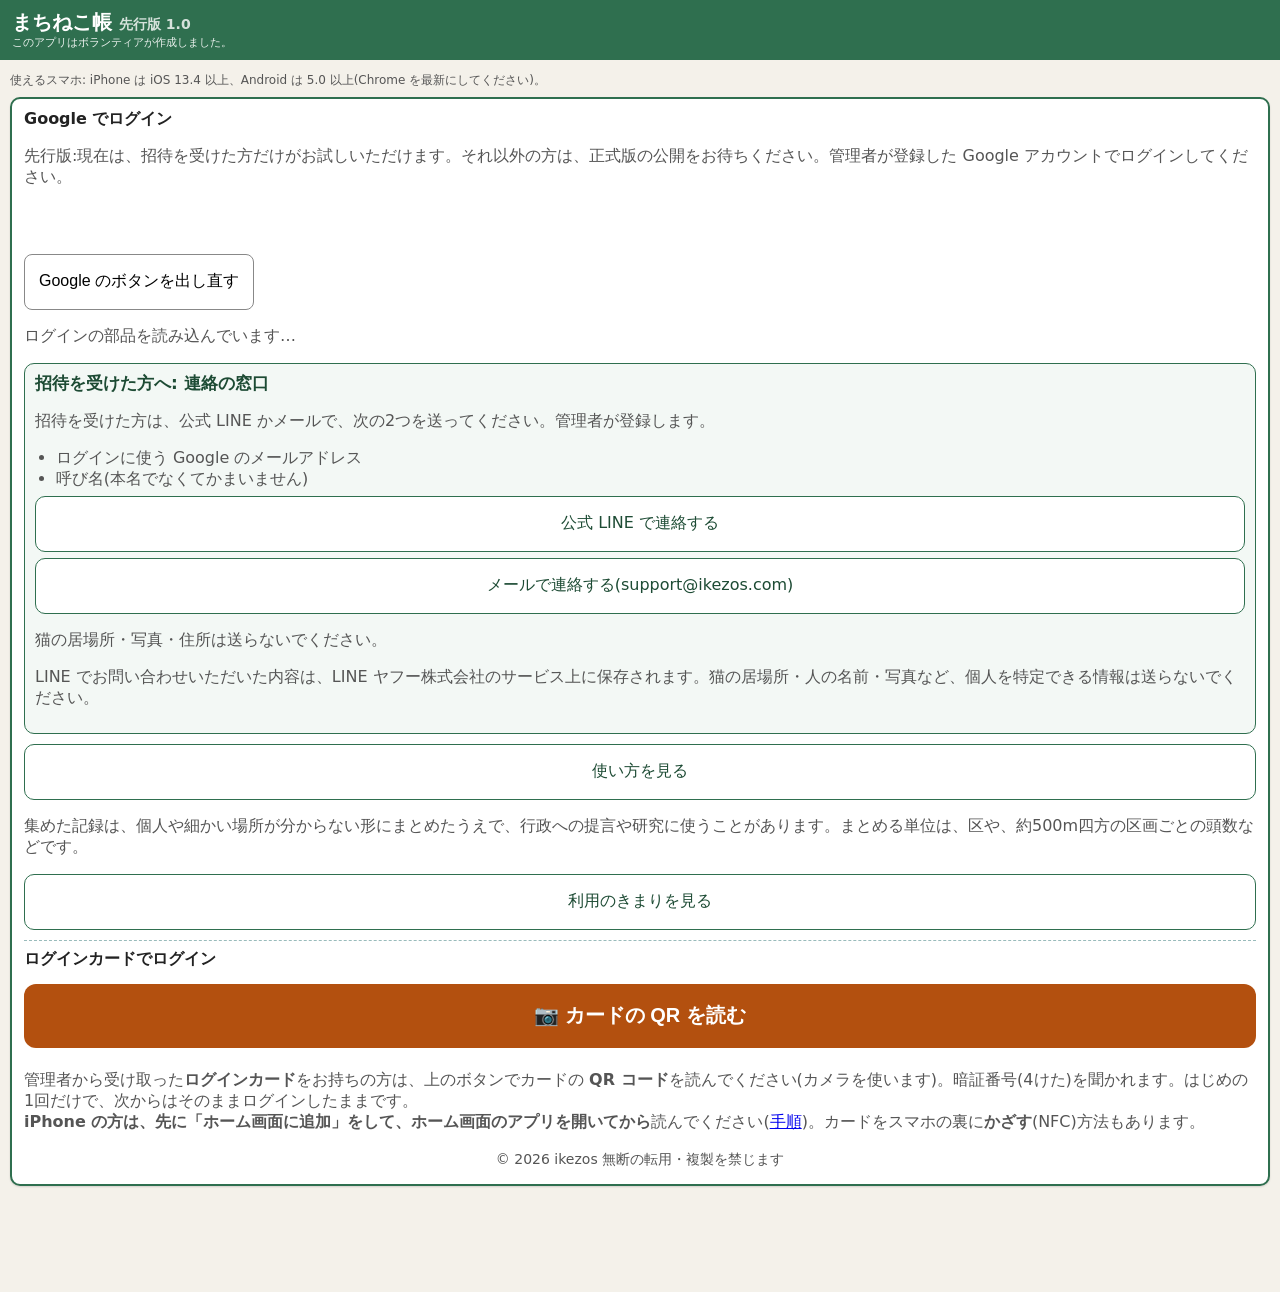
<file: index.html>
<!doctype html>
<html lang="ja">
<head>
<meta charset="utf-8">
<script>
// 起動の見張り(20261027-0731・0820 で先頭へ。v61 で広げた): app.js に頼らない。古いスマホでも読めるよう、古い書き方(var・function)だけで書く。
// v61(艦長 msg 10223・iPhone 16 で白い画面): 白い画面のままにせず、原因ごとの案内(#bootguide)を出す。外へは何も送らない。
//  ・アプリの中のブラウザ(LINE・Instagram・Facebook など)→ 最初に「Safari(Android は Chrome)で開く」と開き方・アドレスを写すボタン(このまま使うこともできる)
//  ・保存の場所(localStorage・sessionStorage・indexedDB)が使えない → 「すべての Cookie をブロック」を切る・プライベートでない画面で開く(app.js も使えない時にここを呼ぶ)
//  ・8秒たっても起動が終わらない/起動の前に誤りが出た/自分のサイトのプログラムが読めなかった → 「再読み込み」と、古い版が残っている時の直し方
//  起動が後から終わったら、起動の案内は自分で消える(電波が遅いだけの時)
window.catT0 = Date.now();
(function () {
  var ua = navigator.userAgent || '', ios = /iPhone|iPad|iPod/.test(ua) || (/Macintosh/.test(ua) && navigator.maxTouchPoints > 1);
  var inapp = /\bLine\/|FBAN|FBAV|FB_IAB|Instagram|Twitter|MicroMessenger|KAKAOTALK|YJApp|; wv\)/.test(ua);
  var store = true, shown = {}, closed = {}, OK1 = 'catSurvey.guideOk';
  try {
    localStorage.setItem('catSurvey.chk', '1'); localStorage.removeItem('catSurvey.chk');
    sessionStorage.setItem('catSurvey.chk', '1'); sessionStorage.removeItem('catSurvey.chk');
    if (!window.indexedDB) store = false;
  } catch (e) { if (!e || e.name !== 'QuotaExceededError') store = false; }
  try { if (sessionStorage.getItem(OK1)) closed.inapp = closed.storage = true; } catch (e) { /* 覚えられない時は毎回出す */ }
  function box() { return document.getElementById('bootguide'); }
  function paint() {
    var g = box(); if (!g) return;
    var any = false, ps = g.querySelectorAll('[data-why]');
    for (var i = 0; i < ps.length; i++) { var w = ps[i].getAttribute('data-why'), on = !!shown[w] && !closed[w]; ps[i].style.display = on ? '' : 'none'; if (on) any = true; }
    g.style.display = any ? '' : 'none';
  }
  window.catGuide = function (why) { if (why === 'boot' && window.catBooted) return; shown[why] = true; paint(); };
  function copyUrl(b) {
    var u = box().querySelector('.gurl');
    var done = function () { b.textContent = '写しました'; };
    var sel = function () {
      try { u.focus(); u.select(); u.setSelectionRange(0, u.value.length); if (document.execCommand('copy')) { done(); return; } } catch (e) { /* */ }
      b.textContent = '上の欄を長押しして写してください';
    };
    try { if (navigator.clipboard && navigator.clipboard.writeText) { navigator.clipboard.writeText(u.value).then(done, sel); return; } } catch (e) { /* */ }
    sel();
  }
  function fresh() {   // 古い版の控え(サービスワーカーと、その控え)だけを捨てて開き直す。記録(端末の入れ物)には触らない
    var gone = false, go = function () { if (gone) return; gone = true; location.reload(); };
    setTimeout(go, 3000);
    try {
      var p = [];
      if (navigator.serviceWorker && navigator.serviceWorker.getRegistrations) p.push(navigator.serviceWorker.getRegistrations().then(function (rs) { for (var i = 0; i < rs.length; i++) rs[i].unregister(); }));
      if (window.caches && caches.keys) p.push(caches.keys().then(function (ks) { var q = []; for (var i = 0; i < ks.length; i++) { if (/^cat-survey-v\d+$/.test(ks[i])) q.push(caches['delete'](ks[i])); } return Promise.all(q); }));
      Promise.all(p).then(go, go);
    } catch (e) { go(); }
  }
  window.catGuideInit = function () {   // 案内の枠のすぐ後ろから呼ぶ(app.js や css が届かなくても動く)
    var g = box(); if (!g) return;
    g.className = ios ? 'is-ios' : 'is-and';
    var u = g.querySelector('.gurl'); if (u) u.value = location.protocol + '//' + location.host + location.pathname + location.search;   // # の後ろ(カードの合言葉)は写さない
    var h = g.querySelectorAll('.ghost'); for (var i = 0; i < h.length; i++) h[i].textContent = location.host;
    g.onclick = function (ev) {
      var b = ev.target; while (b && b !== g && !(b.getAttribute && b.getAttribute('data-act'))) b = b.parentNode;
      if (!b || b === g) return; var a = b.getAttribute('data-act');
      if (a === 'copy') copyUrl(b);
      else if (a === 'close') { closed.inapp = closed.storage = true; try { sessionStorage.setItem(OK1, '1'); } catch (e) { /* */ } paint(); }
      else if (a === 'reload') location.reload();
      else if (a === 'fresh') { b.textContent = '開き直しています…'; fresh(); }
    };
    if (inapp) shown.inapp = true;
    if (!store) shown.storage = true;
    paint();
  };
  setTimeout(function () { if (!window.catBooted) window.catGuide('boot'); }, 8000);
  window.addEventListener('error', function (ev) {   // 起動の前の誤り・自分のサイトのプログラムの読み込みの失敗(画像・css・ほかのサイトの部品は見ない)
    if (window.catBooted) return;
    var t = ev && ev.target;
    if (t && t !== window) { if (t.tagName !== 'SCRIPT' || String(t.src || '').indexOf(location.protocol + '//' + location.host + '/') !== 0) return; }
    setTimeout(function () { if (!window.catBooted) window.catGuide('boot'); }, 2500);
  }, true);
  var iv = setInterval(function () { if (!window.catBooted) return; clearInterval(iv); if (shown.boot) { shown.boot = false; paint(); } }, 1000);
})();
</script>
<style>
/* v61: 白い画面の代わりの案内(style.css が届かなくても読めるよう、ここに置く) */
#bootguide{position:fixed;left:0;right:0;top:0;bottom:0;z-index:9999;overflow:auto;-webkit-overflow-scrolling:touch;background:#fff;color:#111;padding:16px 16px 48px;font-size:18px;line-height:1.6;font-family:system-ui,-apple-system,"Hiragino Sans","Noto Sans JP",sans-serif}
#bootguide>div{border:3px solid #c90;background:#fff8e1;border-radius:12px;padding:12px 14px;margin:0 0 14px}
#bootguide h2{font-size:21px;margin:0 0 8px;line-height:1.4}
#bootguide p{margin:0 0 10px}
#bootguide button{display:block;width:100%;min-height:52px;font-size:18px;font-weight:bold;margin:8px 0;border-radius:10px;border:2px solid #2f6f4f;background:#fff;color:#1d4b34}
#bootguide button.gmain{background:#2f6f4f;color:#fff}
#bootguide .gurl{display:block;width:100%;box-sizing:border-box;font-size:16px;padding:8px;border:1px solid #999;border-radius:8px;background:#fff;color:#111}
#bootguide.is-ios .g-and,#bootguide.is-and .g-ios{display:none}
</style>
<meta name="viewport" content="width=device-width,initial-scale=1,viewport-fit=cover">
<meta name="theme-color" content="#2f6f4f">
<meta name="copyright" content="© 2026 ikezos">
<meta name="app-ver" content="cat-survey-v61">
<title>まちねこ帳</title>
<meta name="apple-mobile-web-app-title" content="まちねこ帳">
<link rel="manifest" href="manifest.json">
<link rel="icon" href="favicon-32-v30.png" type="image/png" sizes="32x32">
<link rel="icon" href="favicon-16-v30.png" type="image/png" sizes="16x16">
<link rel="apple-touch-icon" href="apple-touch-icon-v30.png" sizes="180x180">
<link rel="stylesheet" href="lib/leaflet.css?v=61">
<link rel="stylesheet" href="lib/MarkerCluster.css?v=61">
<link rel="stylesheet" href="style.css?v=61">
</head>
<body class="locked">
<!-- v61: 白い画面の代わりの案内。出し分けは head の見張り(app.js に頼らない)。外へは何も送らない -->
<div id="bootguide" role="alert" style="display:none">
<div data-why="inapp" style="display:none">
<h2><span class="g-ios">Safari</span><span class="g-and">Chrome</span> で開いてください</h2>
<p>LINE などのアプリの中の画面では、Google のログインや記録の保存がうまくできません。</p>
<p class="g-ios">開き方: 画面の右下か右上の「…」(または共有のボタン)を押して、「Safari で開く」を選びます。</p>
<p class="g-and">開き方: 画面の右上の「⋮」を押して、「Chrome で開く」(または「ブラウザで開く」)を選びます。</p>
<p>見つからない時は、下のボタンでアドレスを写して、<span class="g-ios">Safari</span><span class="g-and">Chrome</span> に貼り付けてください。</p>
<input class="gurl" type="text" readonly aria-label="このページのアドレス">
<button type="button" class="gmain" data-act="copy">アドレスを写す</button>
<button type="button" data-act="close">このまま使う</button>
</div>
<div data-why="storage" style="display:none">
<h2>この端末に記録を保存できません</h2>
<p class="g-ios">iPhone の「設定」→「アプリ」→「Safari」で、「すべての Cookie をブロック」を切ってください(iOS 17 までは「設定」→「Safari」)。</p>
<p class="g-and">Chrome の「⋮」→「設定」→「サイトの設定」で、Cookie を許可してください。</p>
<p>プライベートブラウズ(Android はシークレット)の画面では、保存できないことがあります。ふつうの画面で開き直してください。</p>
<button type="button" class="gmain" data-act="reload">再読み込み</button>
<button type="button" data-act="close">閉じる(このまま使う)</button>
</div>
<div data-why="boot" style="display:none">
<h2>うまく開けませんでした</h2>
<p>電波のある所で「再読み込み」を押してください。この端末の記録は消えていません。</p>
<button type="button" class="gmain" data-act="reload">再読み込み</button>
<p>直らない時は、古い版が残っているかもしれません。電波のある所で、下のボタンを押してください(まだ送れていない記録は消えません)。</p>
<button type="button" data-act="fresh">古い版を捨てて開き直す</button>
<p>それでも直らない時は、ホーム画面のアイコンを消して、<span class="g-ios">Safari</span><span class="g-and">Chrome</span> で <b class="ghost">cats.ikezos.com</b> を開き直し、「ホーム画面に追加」をし直してください。アイコンを消すと、まだ送れていない記録が消えることがあります。</p>
<p>LINE などのアプリの中で開いている時は、<span class="g-ios">Safari</span><span class="g-and">Chrome</span> で開いてください。</p>
</div>
</div>
<script>window.catGuideInit && window.catGuideInit();</script>
<svg xmlns="http://www.w3.org/2000/svg" width="0" height="0" style="position:absolute" aria-hidden="true" focusable="false">
<!-- 自前の絵(線の絵。2026-10-27 見本)。外の部品は使っていない -->
<symbol id="i-home" viewBox="0 0 24 24"><path d="M3 11.5 12 4l9 7.5"/><path d="M5.5 10v10h4.5v-6h4v6h4.5V10"/></symbol>
<symbol id="i-plus" viewBox="0 0 24 24"><circle cx="12" cy="12" r="9.5"/><path d="M12 7v10M7 12h10"/></symbol>
<symbol id="i-group" viewBox="0 0 24 24"><circle cx="8" cy="8" r="3.2"/><circle cx="16.5" cy="9" r="2.7"/><path d="M2.5 20c0-3.6 2.5-5.8 5.5-5.8s5.5 2.2 5.5 5.8"/><path d="M14.5 14.4c.7-.2 1.3-.3 2-.3 2.6 0 4.5 1.9 4.5 5.4"/></symbol>
<symbol id="i-list" viewBox="0 0 24 24"><path d="M9 6h12M9 12h12M9 18h12"/><circle cx="4.5" cy="6" r="1.2"/><circle cx="4.5" cy="12" r="1.2"/><circle cx="4.5" cy="18" r="1.2"/></symbol>
<symbol id="i-map" viewBox="0 0 24 24"><path d="M12 21.5s-7-6.3-7-11.5a7 7 0 0 1 14 0c0 5.2-7 11.5-7 11.5z"/><circle cx="12" cy="10" r="2.6"/></symbol>
<symbol id="i-bowl" viewBox="0 0 24 24"><path d="M3 12h18a9 9 0 0 1-18 0z"/><path d="M8 8.5c0-1.2 1-1.2 1-2.5M12 8.5c0-1.2 1-1.2 1-2.5M16 8.5c0-1.2 1-1.2 1-2.5"/></symbol>
<symbol id="i-stats" viewBox="0 0 24 24"><path d="M4 20.5h16"/><path d="M6.5 20V11M12 20V4M17.5 20v-6.5"/></symbol>
<symbol id="i-gear" viewBox="0 0 24 24"><circle cx="12" cy="12" r="3.2"/><path d="M12 3v3M12 18v3M3 12h3M18 12h3M5.6 5.6l2.1 2.1M16.3 16.3l2.1 2.1M5.6 18.4l2.1-2.1M16.3 7.7l2.1-2.1"/></symbol>
<symbol id="i-help" viewBox="0 0 24 24"><circle cx="12" cy="12" r="9.5"/><path d="M9.2 9.4a2.9 2.9 0 1 1 4.6 2.3c-1 .8-1.8 1.3-1.8 2.7"/><path d="M12 17.3v.4"/></symbol>
<symbol id="i-bug" viewBox="0 0 24 24"><path d="M12 3.5 22 20.5H2z"/><path d="M12 10v5"/><path d="M12 17.8v.4"/></symbol>
<symbol id="i-admin" viewBox="0 0 24 24"><circle cx="9" cy="8" r="3.4"/><path d="M2.5 20c0-3.8 2.9-6.2 6.5-6.2s6.5 2.4 6.5 6.2"/><circle cx="17.5" cy="9" r="2.5"/><path d="M17.5 14c2.4 0 4 1.8 4 4.5"/></symbol>
<symbol id="i-back" viewBox="0 0 24 24"><path d="M20 12H5"/><path d="M11 5.5 4.5 12l6.5 6.5"/></symbol>
<symbol id="i-change" viewBox="0 0 24 24"><path d="M4 8h14"/><path d="M14 4l4 4-4 4"/><path d="M20 16H6"/><path d="M10 12l-4 4 4 4"/></symbol>
<symbol id="i-chev" viewBox="0 0 24 24"><path d="M6 9l6 6 6-6"/></symbol>
<symbol id="i-send" viewBox="0 0 24 24"><path d="M12 19V5"/><path d="M5.5 11.5 12 5l6.5 6.5"/><path d="M4 21h16"/></symbol>
</svg>
<div class="top">
  <header><button type="button" id="btn-back" class="backbtn hidden" aria-label="ホームへ戻る"><svg class="ic"><use href="#i-back"/></svg><span>ホーム</span></button><h1 id="screen-title">まちねこ帳 <small>先行版 1.0</small><span class="vol">このアプリはボランティアが作成しました。</span></h1><span id="pending" class="badge"></span></header>
  <div id="dbmsg" class="dbmsg hidden" role="alert"><p class="dbtext"></p><button type="button" class="small" onclick="location.reload()">開き直す</button></div>
  <div id="bootmsg" class="dbmsg hidden" role="alert"><p class="boottext"></p><button type="button" class="small" onclick="location.reload()">開き直す</button></div>
  <div id="updmsg" class="updmsg hidden" role="status"><p>新しい版があります。</p><button type="button" id="btn-update" class="small">更新</button></div>
  <div id="termsmsg" class="termsmsg hidden" role="status"><p><b>利用のきまりを更新しました</b>: 先行版になりました。招待制です。</p><p>問い合わせの窓口は LINE の「ikezosアプリ問い合わせ」です。正式版へ記録を引き継げるよう努めますが、保証はできません。</p><div class="row2"><a class="linkbtn" id="terms-more" href="privacy.html">くわしく</a><button type="button" id="btn-termsok" class="small">わかった</button></div></div>
</div>
<div id="toast" class="toast hidden" role="status"></div>
<main>
<p class="osnote" id="osnote">使えるスマホ: iPhone は iOS 13.4 以上、Android は 5.0 以上(Chrome を最新にしてください)。</p>
<div id="scopebar" class="seg hidden" role="group" aria-label="見る範囲"><button type="button" data-scope="mine" class="active">自分の記録</button><button type="button" data-scope="all">全員の記録</button></div>
<div id="relogin" class="card relogin hidden" role="status"><p><b>全員の記録を見るには、Google でもう一度確かめます。</b></p><p class="note">下の Google のボタンを押して、いつもの Google アカウントを選んでください。確かめが済むと、そのまま全員の記録が出ます(ログアウトはしません。この端末の記録も消えません)。</p><div class="gsi-spot"></div><button type="button" class="small regsi hidden">Google のボタンを出し直す</button><p class="note gsi-msg"></p></div>
<div id="delbar" class="hidden"><label class="line chk"><input type="checkbox" id="showdel"><span>削除済みも見る(管理者)</span></label></div>
<div id="whobar" class="card pfind whobar hidden" role="group" aria-label="入力した人で絞る"><label class="fl">入力した人を探す(名前か ID の一部)<input id="who-q" type="search" autocomplete="off" placeholder="名前か ID の一部"></label><label class="fl">入力した人<select id="who-pick" class="wide"></select></label><p id="who-found" class="note" aria-live="polite"></p><label class="fl" id="grp-pick-l">グループ<select id="grp-pick" class="wide"></select></label><p id="grp-found" class="note" aria-live="polite"></p></div>
<div id="gbar" class="gbar hidden" role="group" aria-label="グループの記録"><div class="card banner"><svg class="ic lg" aria-hidden="true"><use href="#i-group"/></svg><div><div class="t">グループの記録を見ています</div><div class="g" id="gbar-name"></div></div></div>
<div class="card pfind whobar"><label class="fl">入力した人<select id="gwho" class="wide"></select></label><p id="gwho-note" class="note" aria-live="polite"></p></div></div>
<section id="tab-home" class="tab active">
  <div class="homecount">
    <div class="hc"><span class="hcl">これまでの登録<br>みんなで</span><span class="hcn"><span id="home-all">—</span><small>頭</small></span></div>
    <div class="hc"><span class="hcl">そのうち<br>自分</span><span class="hcn"><span id="home-today">0</span><small>頭</small></span></div>
    <button type="button" class="hc hcsend" id="home-pending-btn" aria-label="まだ送れていない記録を送る"><span class="hcl">まだ送れていない記録</span><span class="hcn"><span id="home-pending">0</span><small>件</small></span><span class="hcgo"><svg class="ic sm"><use href="#i-send"/></svg>送る</span><span class="hcok">すべて送れています</span></button>
  </div>
  <button type="button" class="hbig" data-go="record"><svg class="ic xl"><use href="#i-plus"/></svg><span>猫を記録する</span></button>
  <div class="htiles">
    <button type="button" class="htile" data-go="list"><svg class="ic lg"><use href="#i-list"/></svg><span>記録の一覧</span></button>
    <button type="button" class="htile" data-go="map"><svg class="ic lg"><use href="#i-map"/></svg><span>地図</span></button>
    <button type="button" class="htile" data-go="sites"><svg class="ic lg"><use href="#i-bowl"/></svg><span>えさ場</span></button>
    <button type="button" class="htile" data-go="stats"><svg class="ic lg"><use href="#i-stats"/></svg><span>集計</span></button>
    <button type="button" class="htile wideb" id="home-group" data-go="group"><svg class="ic lg"><use href="#i-group"/></svg><span>グループ<br><small id="home-group-sub">仲間と記録を分け合う</small><span id="home-group-badge" class="gbadge hidden"></span></span></button>
  </div>
  <div class="hsmall">
    <a class="hs" id="help-home" href="help.html"><svg class="ic md"><use href="#i-help"/></svg><span>使い方</span></a>
    <button type="button" class="hs" data-go="bug"><svg class="ic md"><use href="#i-bug"/></svg><span>不具合を<br>知らせる</span></button>
    <button type="button" class="hs" data-go="settings"><svg class="ic md"><use href="#i-gear"/></svg><span>設定</span></button>
    <button type="button" class="hs hidden" id="home-admin" data-go="admin"><svg class="ic md"><use href="#i-admin"/></svg><span>管理</span></button>
  </div>
  <p class="copy">© 2026 ikezos<br>無断の転用・複製を禁じます</p>
</section>
<section id="tab-record" class="tab">
  <div id="logincard" class="card login">
    <h3>Google でログイン</h3>
    <p id="blockmsg" class="warn block hidden" role="alert"></p>
    <!-- 2026-11-02 v57(艦長 msg 8730): 登録されていない人には申し込み、止められた人には問い合わせの道(中身は app.js の renderApply) -->
    <div id="applyblock" class="applybox hidden" role="status">
      <h4 id="applyb-h"></h4>
      <p id="applyb-who" class="note applywho hidden"></p>
      <p id="applyb-ask" class="note"></p>
      <a class="linkbtn" id="applyb-line" href="https://lin.ee/600DoZ1" target="_blank" rel="noopener noreferrer"></a>
      <a class="linkbtn" id="applyb-mail" href="mailto:support@ikezos.com"></a>
      <p class="note">LINE でお問い合わせいただいた内容は、LINE ヤフー株式会社のサービス上に保存されます。猫の居場所・人の名前・写真など、個人を特定できる情報は送らないでください。</p>
    </div>
    <p id="blockpending" class="note hidden"></p>
    <p class="note">先行版:現在は、招待を受けた方だけがお試しいただけます。それ以外の方は、正式版の公開をお待ちください。管理者が登録した Google アカウントでログインしてください。</p>
    <div id="gsi-btn"></div>
    <button type="button" id="btn-regsi" class="small hidden">Google のボタンを出し直す</button>
    <p id="loginmsg" class="note"></p>
    <div id="applybox" class="applybox">
      <h4>招待を受けた方へ: 連絡の窓口</h4>
      <p class="note">招待を受けた方は、公式 LINE かメールで、次の2つを送ってください。管理者が登録します。</p>
      <ul class="note"><li>ログインに使う Google のメールアドレス</li><li>呼び名(本名でなくてかまいません)</li></ul>
      <a class="linkbtn" id="apply-line" href="https://lin.ee/600DoZ1" target="_blank" rel="noopener noreferrer">公式 LINE で連絡する</a>
      <a class="linkbtn" id="apply-mail" href="mailto:support@ikezos.com">メールで連絡する(support@ikezos.com)</a>
      <p class="note">猫の居場所・写真・住所は送らないでください。</p>
      <p class="note">LINE でお問い合わせいただいた内容は、LINE ヤフー株式会社のサービス上に保存されます。猫の居場所・人の名前・写真など、個人を特定できる情報は送らないでください。</p>
    </div>
    <p id="joinnote" class="warn joinnote hidden" role="status">グループの参加用リンクを開きました。ログインすると、参加の手続きに進みます。</p>
    <a class="linkbtn" id="help-login" href="help.html">使い方を見る</a>
    <p id="terms-login" class="note">集めた記録は、個人や細かい場所が分からない形にまとめたうえで、行政への提言や研究に使うことがあります。まとめる単位は、区や、約500m四方の区画ごとの頭数などです。</p>
    <a class="linkbtn" id="privacy-login" href="privacy.html">利用のきまりを見る</a>
    <div id="cardlogin" class="cardlogin">
      <h3>ログインカードでログイン</h3>
      <div id="scanbox-btn" class="scanbtnbox"><button type="button" id="btn-scan" class="primary bigbtn">📷 カードの QR を読む</button></div>
      <p class="note">管理者から受け取った<b>ログインカード</b>をお持ちの方は、上のボタンでカードの <b>QR コード</b>を読んでください(カメラを使います)。暗証番号(4けた)を聞かれます。はじめの1回だけで、次からはそのままログインしたままです。<br><b>iPhone の方は、先に「ホーム画面に追加」をして、ホーム画面のアプリを開いてから</b>読んでください(<a href="help.html#login">手順</a>)。カードをスマホの裏に<b>かざす</b>(NFC)方法もあります。</p>
    </div>
    <p class="copy">© 2026 ikezos 無断の転用・複製を禁じます</p>
  </div>
  <div class="auto card">
    <div class="line"><span class="lbl">入力した人</span><span id="recorder" class="val">ログインしていません</span></div>
    <div id="locinfo" class="locinfo">位置: 取得中…</div>
    <div id="locmini" class="locmini hidden" aria-label="地図で選んだ場所"></div>
    <div class="row"><button type="button" id="btn-gps" class="small">位置を取り直す</button>
    <button type="button" id="btn-pick" class="small">地図で場所を指定</button></div>
  </div>
  <div class="card" id="seencard">
    <h3>見かけた時刻</h3>
    <div id="seenpick"></div>
  </div>
  <div id="dup" class="warn hidden"></div>
  <div class="card" id="sitecard">
    <h3>えさ場(任意)</h3>
    <select id="sitesel" class="sitesel" aria-label="えさ場"><option value="">えさ場なし(選ばない)</option></select>
    <div id="siteask" class="siteask hidden" role="alert"></div>
    <p id="sitenone" class="note"></p>
    <button type="button" id="btn-site-new" class="small">この場所を新しいえさ場に登録</button>
    <p class="note">家に帰ってから入力する時は、上の「地図で場所を指定」で猫がいた場所を押してピンを立て、「ここで確定」を押すと、そこから近いえさ場が上に出ます。遠いえさ場を選んでも、猫の位置をえさ場の位置にできます。</p>
  </div>
  <div id="fields"></div>
  <div class="card">
    <h3>写真(任意・3枚まで)</h3>
    <p class="note">写真の撮影場所の情報は、保存するときに消します。</p>
    <div class="row">
      <label class="small filebtn">カメラで撮る<input type="file" id="photo-cam" accept="image/*" capture="environment" hidden></label>
      <label class="small filebtn">写真を選ぶ<input type="file" id="photo-pick" accept="image/*" multiple hidden></label>
    </div>
    <div id="thumbs" class="thumbs"></div>
    <h3>目立つ特徴(任意)</h3>
    <textarea id="feature" rows="2" placeholder="例: 右前足だけ白い"></textarea>
    <p class="note">人の名前や住所は書かないでください。</p>
  </div>
  <button id="btn-save" class="primary">この猫を保存する</button>
  <p class="note">電波がなくても、この端末に保存されます(「未送信」として残ります)。ログインしていて電波があれば、保存のあと自動で送ります。</p>
</section>
<section id="tab-list" class="tab">
  <div id="listmine">
  <button id="btn-send" type="button" class="primary hidden">まだ送れていない記録を送る</button>
  <p id="sendmsg" class="note"></p>
  </div>
  <p id="refreshing" class="note hidden" role="status">新しくしています…</p>
  <div id="lchips" class="lchips" role="group" aria-label="絞り込み"></div>
  <label class="line chk gonetoggle hidden"><input type="checkbox" class="showgone" id="listshowgone"><span><span id="listgone"></span></span></label>
  <div id="list"></div>
  <div class="row" id="listrefresh"><button type="button" id="btn-refresh" class="small">自分の記録を取り直す(ふだんは自動)</button></div>
</section>
<section id="tab-map" class="tab">
  <div class="legend"><span class="dot ear"></span>さくら耳あり <span class="dot noear"></span>なし <span class="dot unk"></span>確認できず <span class="siteicon sm"></span>えさ場 <span class="dot me"></span>今の場所 <span class="dot away"></span>いなくなった <span class="clu legclu"><b>3</b></span>近くにまとまった猫の数(押すと広がります。<span class="siteicon sm"></span>付きは、えさ場も入っている)</div>
  <label class="line chk gonetoggle"><input type="checkbox" class="showgone" id="mapshowgone"><span>いなくなった猫も見る(灰色の薄い印)</span></label>
  <div class="row maprow"><button type="button" id="btn-here" class="small primaryish">📍 今の場所へ</button></div>
  <div id="pickmsg" class="warn hidden">地図の、<span id="pickwhat">猫がいた場所</span>を押してください。ピンが立ちます(押し直すと動きます。ピンは指で動かせます)。<br><b id="pickstate">まだ選んでいません</b></div>
  <div class="mapwrap"><div id="map"></div>
    <div id="pickbtns" class="pickbtns hidden"><button type="button" id="btn-pickok" class="primary" disabled>ここで確定</button><button type="button" id="btn-pickcancel">やめる</button></div></div>
  <p class="note">自分が記録した猫とえさ場だけが出ます(「全員の記録」の役割がある人は切り替えられます)。電波がないときは、地図の下絵が出ないことがあります(猫の印は出ます)。</p>
</section>
<section id="tab-sites" class="tab">
  <div id="sitehead" class="card">
    <h3>えさ場</h3>
    <p class="note">猫がよく集まる餌場・たまり場を登録しておくと、入力の時に近くのえさ場を選んで、猫をまとめられます。登録は自分用で、一覧と地図に出るのは自分の分だけです。</p>
    <button type="button" id="btn-site-here" class="primary">今の位置でえさ場を登録</button>
    <button type="button" id="btn-site-pick" class="wide">地図で場所を指定して登録</button>
    <p class="note"><b>その場にいなくても登録できます。</b>家などからは「地図で場所を指定して登録」を押し、地図でえさ場の場所を押してピンを立て、「ここで確定」を押してください。</p>
  </div>
  <div id="sitelist"></div>
</section>
<section id="tab-group" class="tab"><div id="group"></div></section>
<section id="tab-join" class="tab"><div id="join"></div></section>
<section id="tab-stats" class="tab"><div id="stats"></div></section>
<section id="tab-admin" class="tab"><div id="admin"></div></section>
<section id="tab-bug" class="tab">
  <div class="card" id="bugcard">
    <h3>不具合を知らせる</h3>
    <p class="note">おかしな動き・困った事を、アプリから管理者へ知らせます。電波が無い時は、この端末に残して後で送ります。分からない事は、管理者に聞いてください。</p>
    <button id="btn-bug" class="primary">不具合を知らせる</button>
    <button id="btn-bugmine" class="wide">送った知らせ</button>
    <p id="bugpend" class="note"></p>
    <label class="chkline"><input type="checkbox" id="autoerr" checked> アプリの誤りを自動で知らせる</label>
    <p class="note">アプリが自分で気付いた誤りを、1日1回まとめて送ります。場所・記録の中身・メールは送りません。</p>
  </div>
</section>
<section id="tab-settings" class="tab">
  <div class="card">
    <h3>アプリの版</h3>
    <p class="note">今の版: <b id="appver"></b></p>
    <p class="copy">© 2026 ikezos 無断の転用・複製を禁じます</p>
    <button id="btn-vercheck" class="wide">新しい版を確かめる</button>
    <p class="note">起動の記録(困った時は、ここを写真に撮って管理者へ送ってください):</p>
    <pre id="bootlog" class="pre note"></pre>
    <p class="note">新しい版がある時は、画面の上に「新しい版があります。」と「更新」が出ます。「更新」を押すと新しい版に入れ替わります(この端末の記録は消えません)。</p>
  </div>
  <div class="card">
    <h3>ログイン</h3>
    <p id="authinfo" class="note"></p>
    <div id="reloginset" class="relogin hidden"><h4>Google でもう一度ログイン</h4><p class="note">グループの操作などで、もう一度確かめるように出た時は、ここからも確かめ直せます。ログアウトはしません。</p><p id="reloginstate" class="note"></p><div class="gsi-spot"></div><button type="button" class="small regsi hidden">Google のボタンを出し直す</button><p class="note gsi-msg"></p></div>
    <button id="btn-logout" class="wide">ログアウト</button>
  </div>
  <div class="card hidden" id="nickset">
    <h3>呼び名</h3>
    <p class="note">グループや一覧で、あなたの名前として出ます。本名でなくてかまいません。メールアドレスや電話番号は入れないでください。</p>
    <label class="fl">呼び名(12字まで)<input id="my-name" type="text" maxlength="12" autocomplete="off" enterkeyhint="done"></label>
    <p id="my-name-note" class="note"></p>
    <button id="btn-myname" class="wide">保存する</button>
  </div>
  <div class="card">
    <h3>送り先</h3>
    <p id="cfginfo" class="note"></p>
  </div>
  <div class="card">
    <h3>利用のきまり</h3>
    <p class="note">集めた記録の使い道などを書いています。ログインの前の画面と同じ文書です。</p>
    <a class="linkbtn" id="privacy-settings" href="privacy.html">利用のきまりを見る</a>
  </div>
  <div class="card" id="trialset">
    <h3>先行版について</h3>
    <p class="note">現在は先行版 1.0 です。招待を受けた方だけがお試しいただけます。正式版へ記録を引き継げるよう努めますが、保証はできません。</p>
  </div>
  <div class="card" id="contactset">
    <h3>問い合わせ</h3>
    <p class="note">LINE の「ikezosアプリ問い合わせ」で受け付けています。</p>
    <a class="linkbtn" id="contact-line" href="https://lin.ee/600DoZ1" target="_blank" rel="noopener noreferrer">LINE で問い合わせる</a>
    <p class="note">LINE を使わない方は、こちらへ。</p>
    <a class="linkbtn" id="contact-mail" href="mailto:support@ikezos.com">support@ikezos.com</a>
    <p class="note">LINE でお問い合わせいただいた内容は、LINE ヤフー株式会社のサービス上に保存されます。猫の居場所・人の名前・写真など、個人を特定できる情報は送らないでください。</p>
  </div>
  <div class="card">
    <h3>この端末</h3>
    <button id="btn-demo" class="wide hidden">見本のデータを入れる(名古屋市内・20頭)</button>
    <button id="btn-clear" class="wide danger">この端末の記録をすべて消す</button>
    <p class="note">消えるのはこの端末の控えだけです。送信済みの記録はサーバー側に残っています。</p>
  </div>
  <p class="note vernote" id="verfoot">先行版 1.0(内部の版: 画面 <span id="appver2"></span>・受け付け 48)</p>
</section>
</main>
<!-- 20261027-1050c: v25 までの app.js(公開直後の HTTP の控え)が探す管理のボタンの受け皿。画面には出ない -->
<span id="nav-admin" class="hidden" hidden aria-hidden="true"></span>
<nav id="bottomnav" aria-label="メインの画面">
  <button type="button" data-tab="home" class="active"><svg class="ic"><use href="#i-home"/></svg><span>ホーム</span></button>
  <button type="button" data-tab="record"><svg class="ic"><use href="#i-plus"/></svg><span>記録する</span></button>
  <button type="button" data-tab="list"><svg class="ic"><use href="#i-list"/></svg><span>一覧</span></button>
  <button type="button" data-tab="map"><svg class="ic"><use href="#i-map"/></svg><span>地図</span></button>
</nav>
<div id="sheet" class="sheet hidden" role="dialog" aria-modal="true" aria-label="記録の詳しい内容"></div>
<div id="viewer" class="viewer hidden" role="dialog" aria-modal="true" aria-label="写真を大きく見る"></div>
<script src="lib/leaflet.js?v=61"></script>
<script src="lib/leaflet.markercluster.js?v=61"></script>
<script src="lib/qr.js?v=61"></script>
<script src="lib/jsQR.js?v=61"></script>
<script src="scan.js?v=61"></script>
<script src="config.js?v=61"></script>
<script src="app.js?v=61"></script>
</body>
</html>
</file>
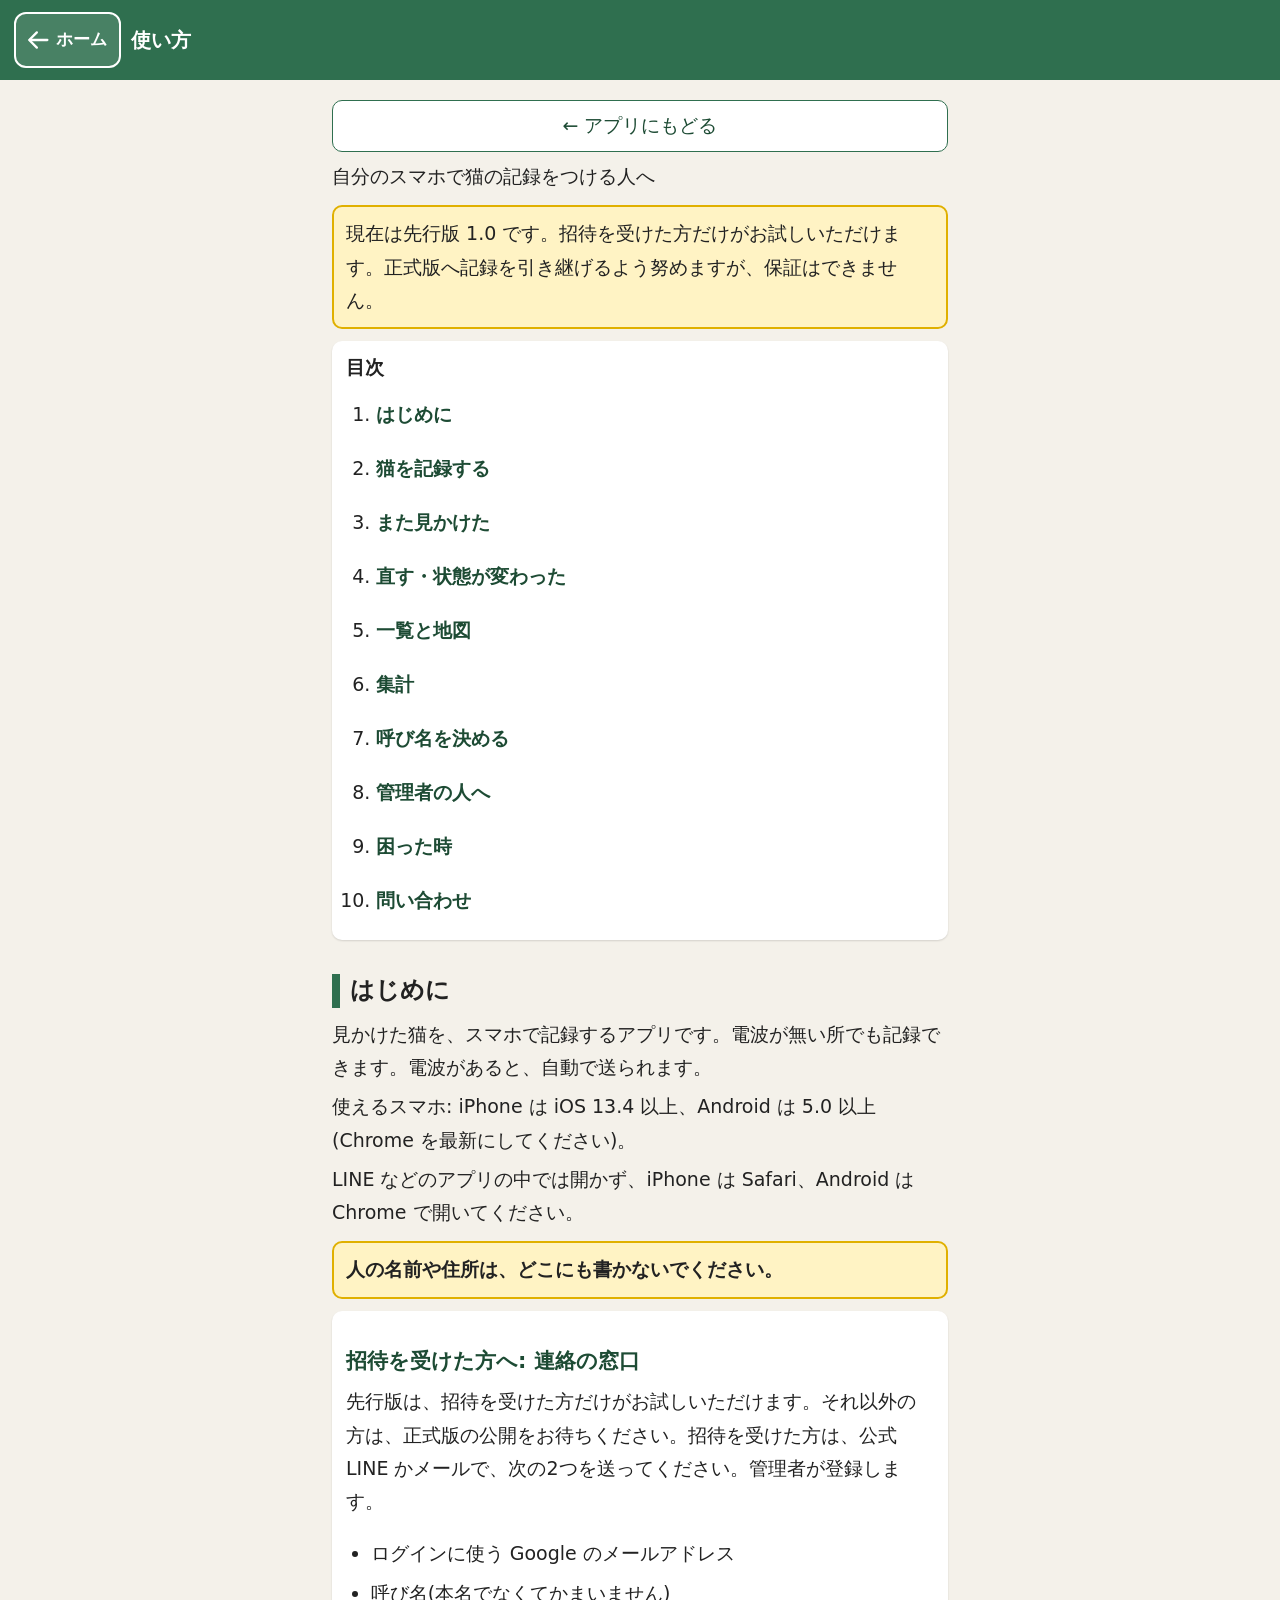
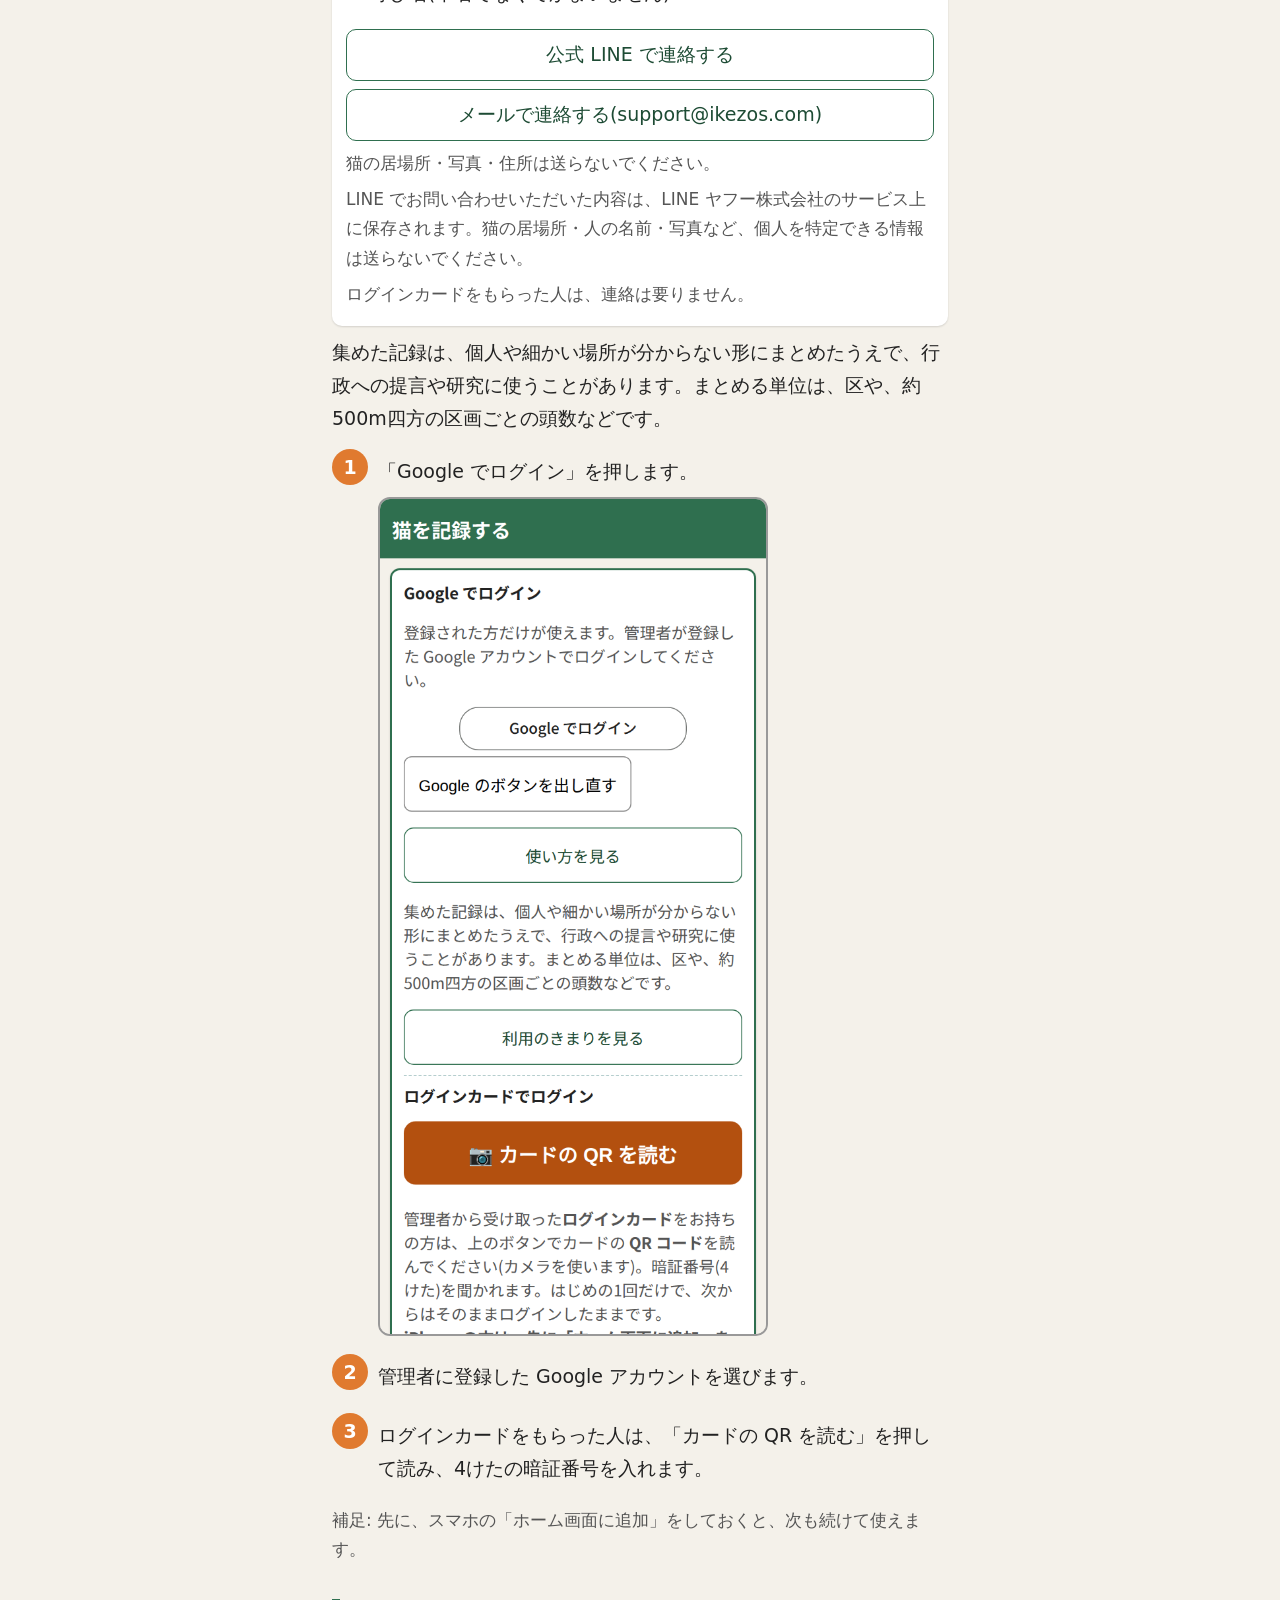
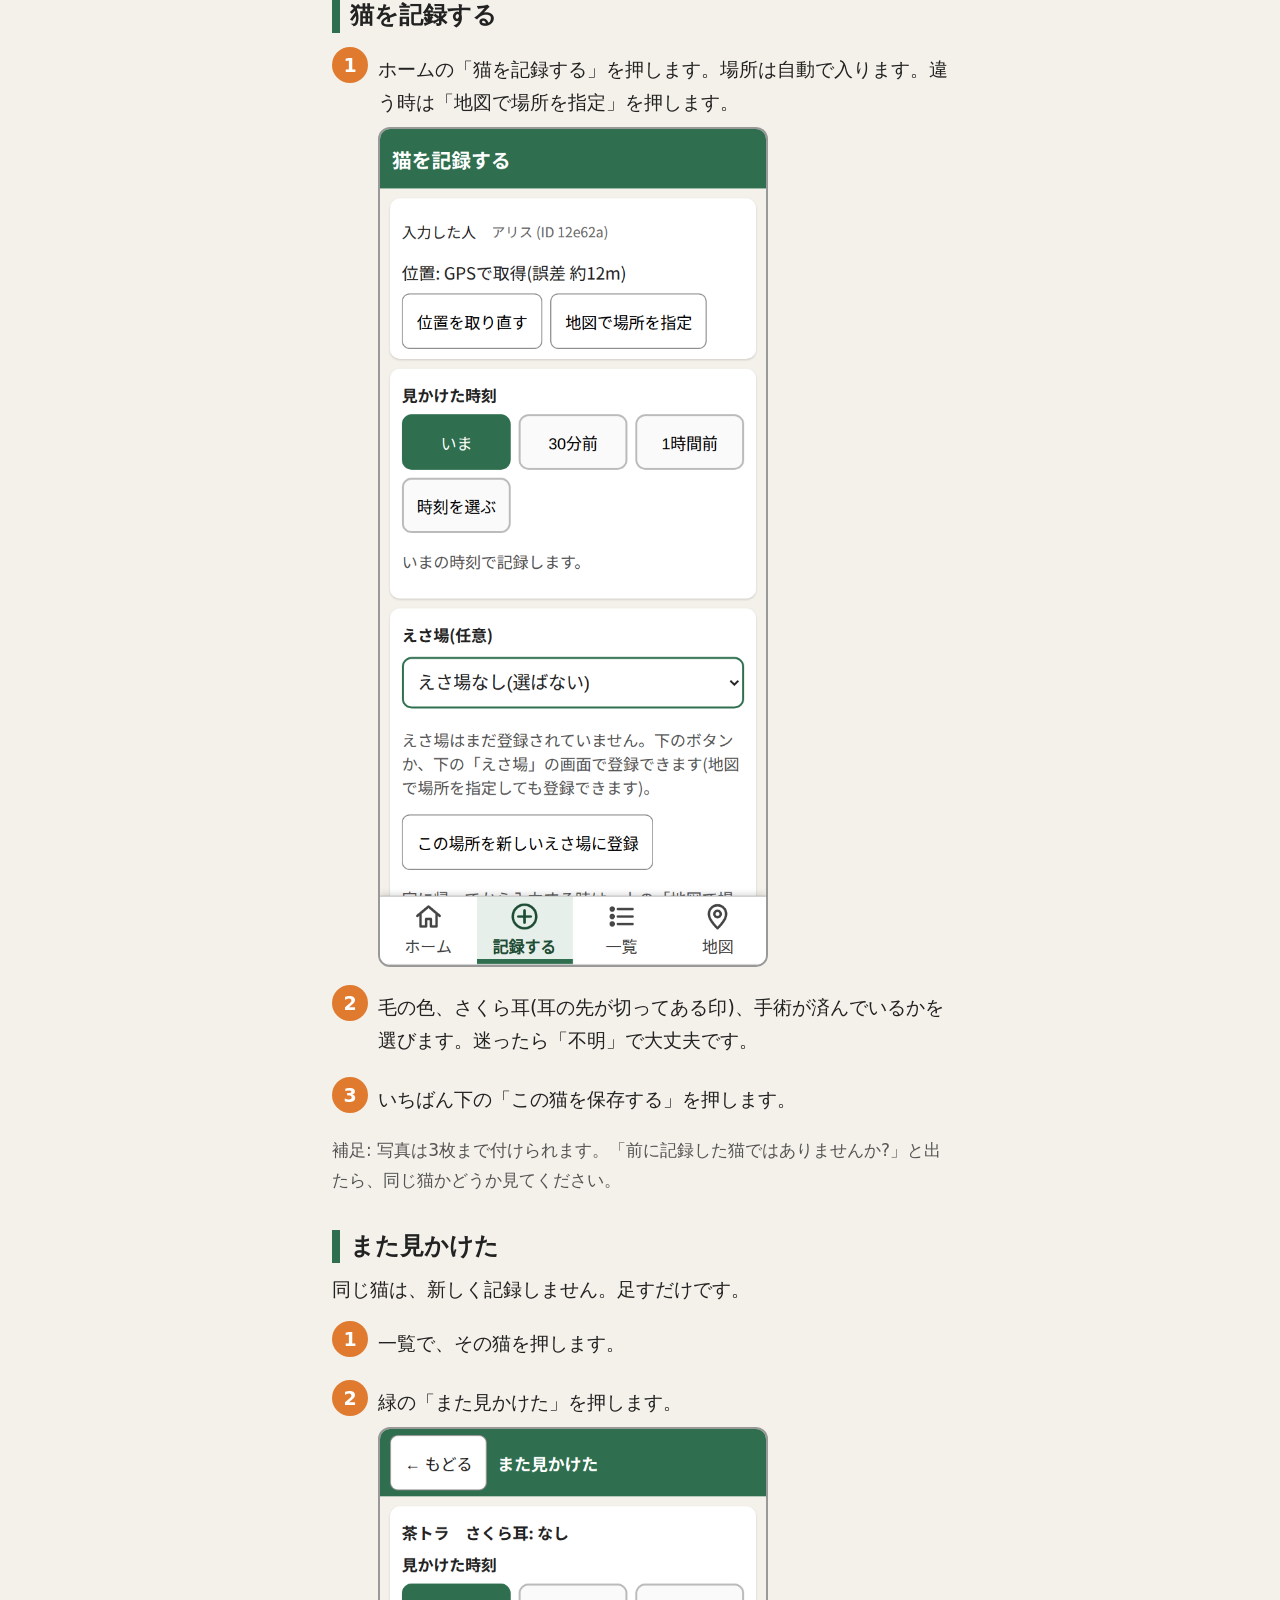
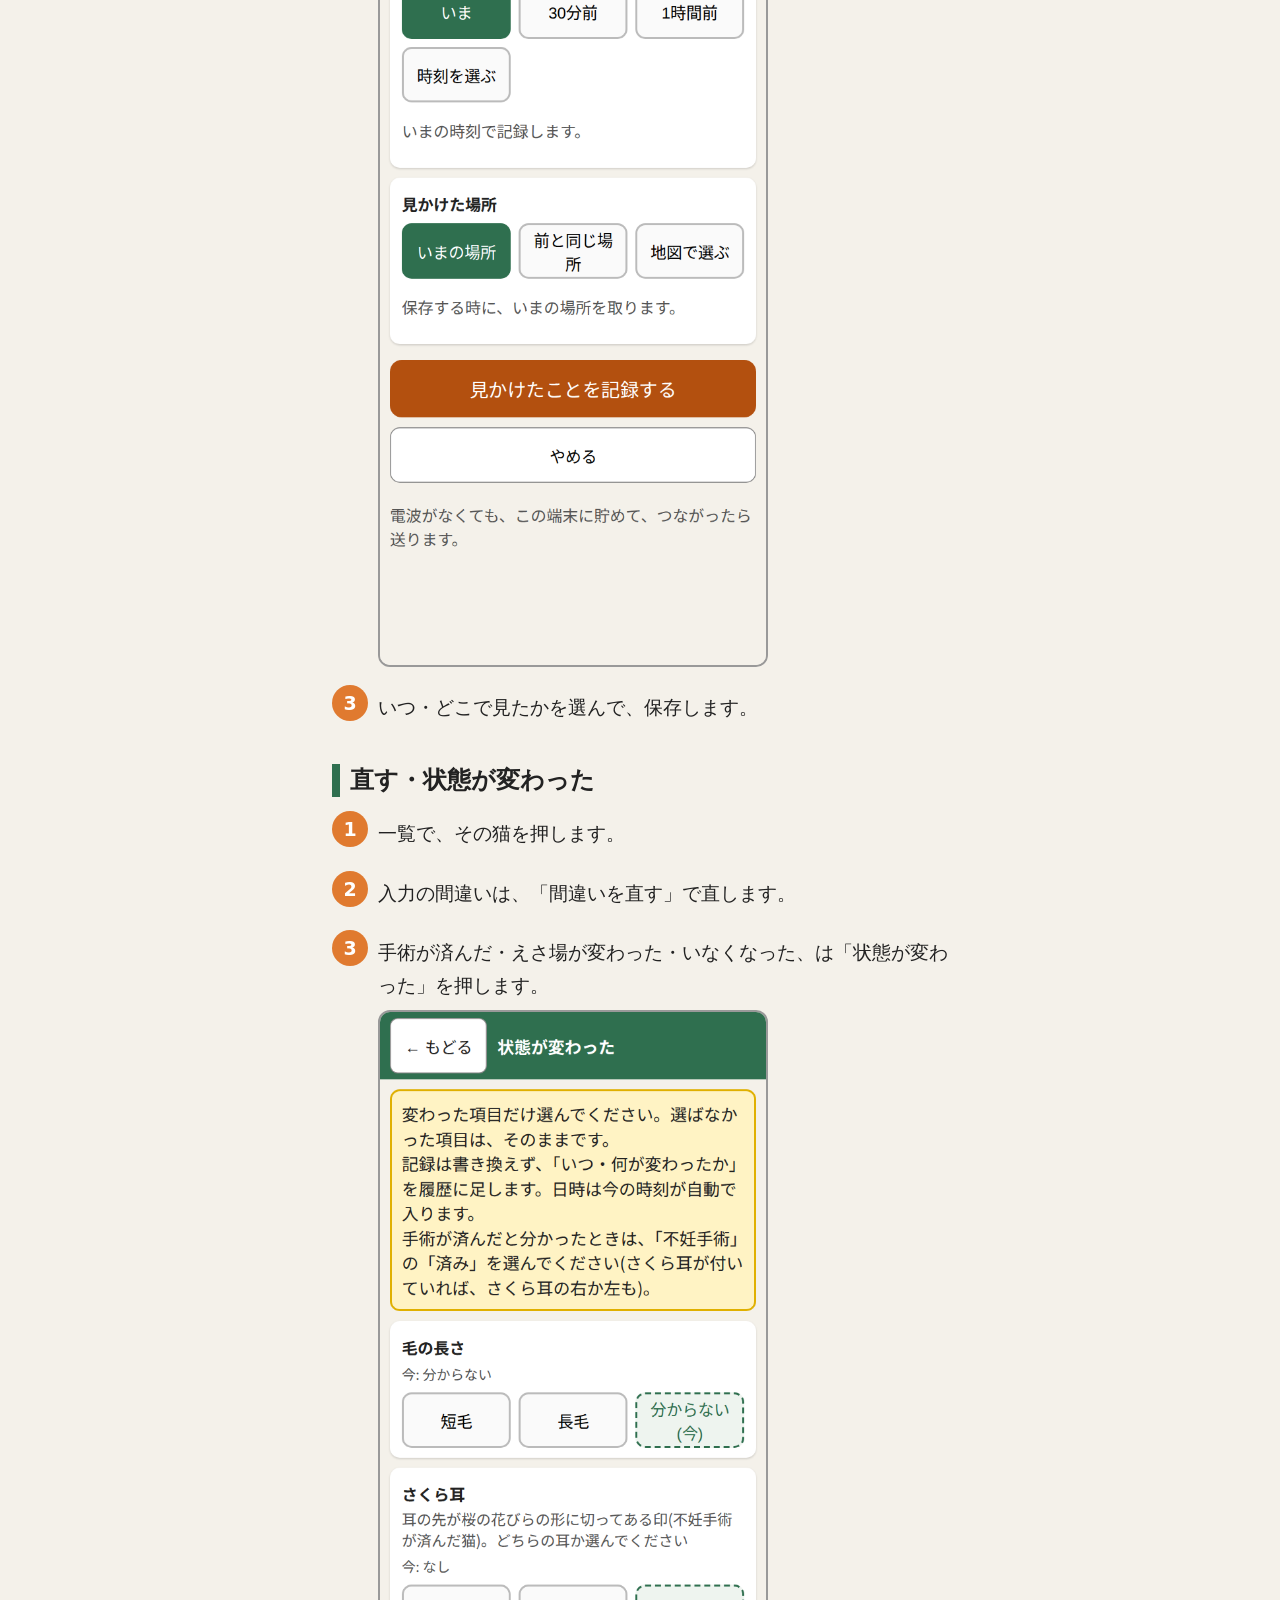
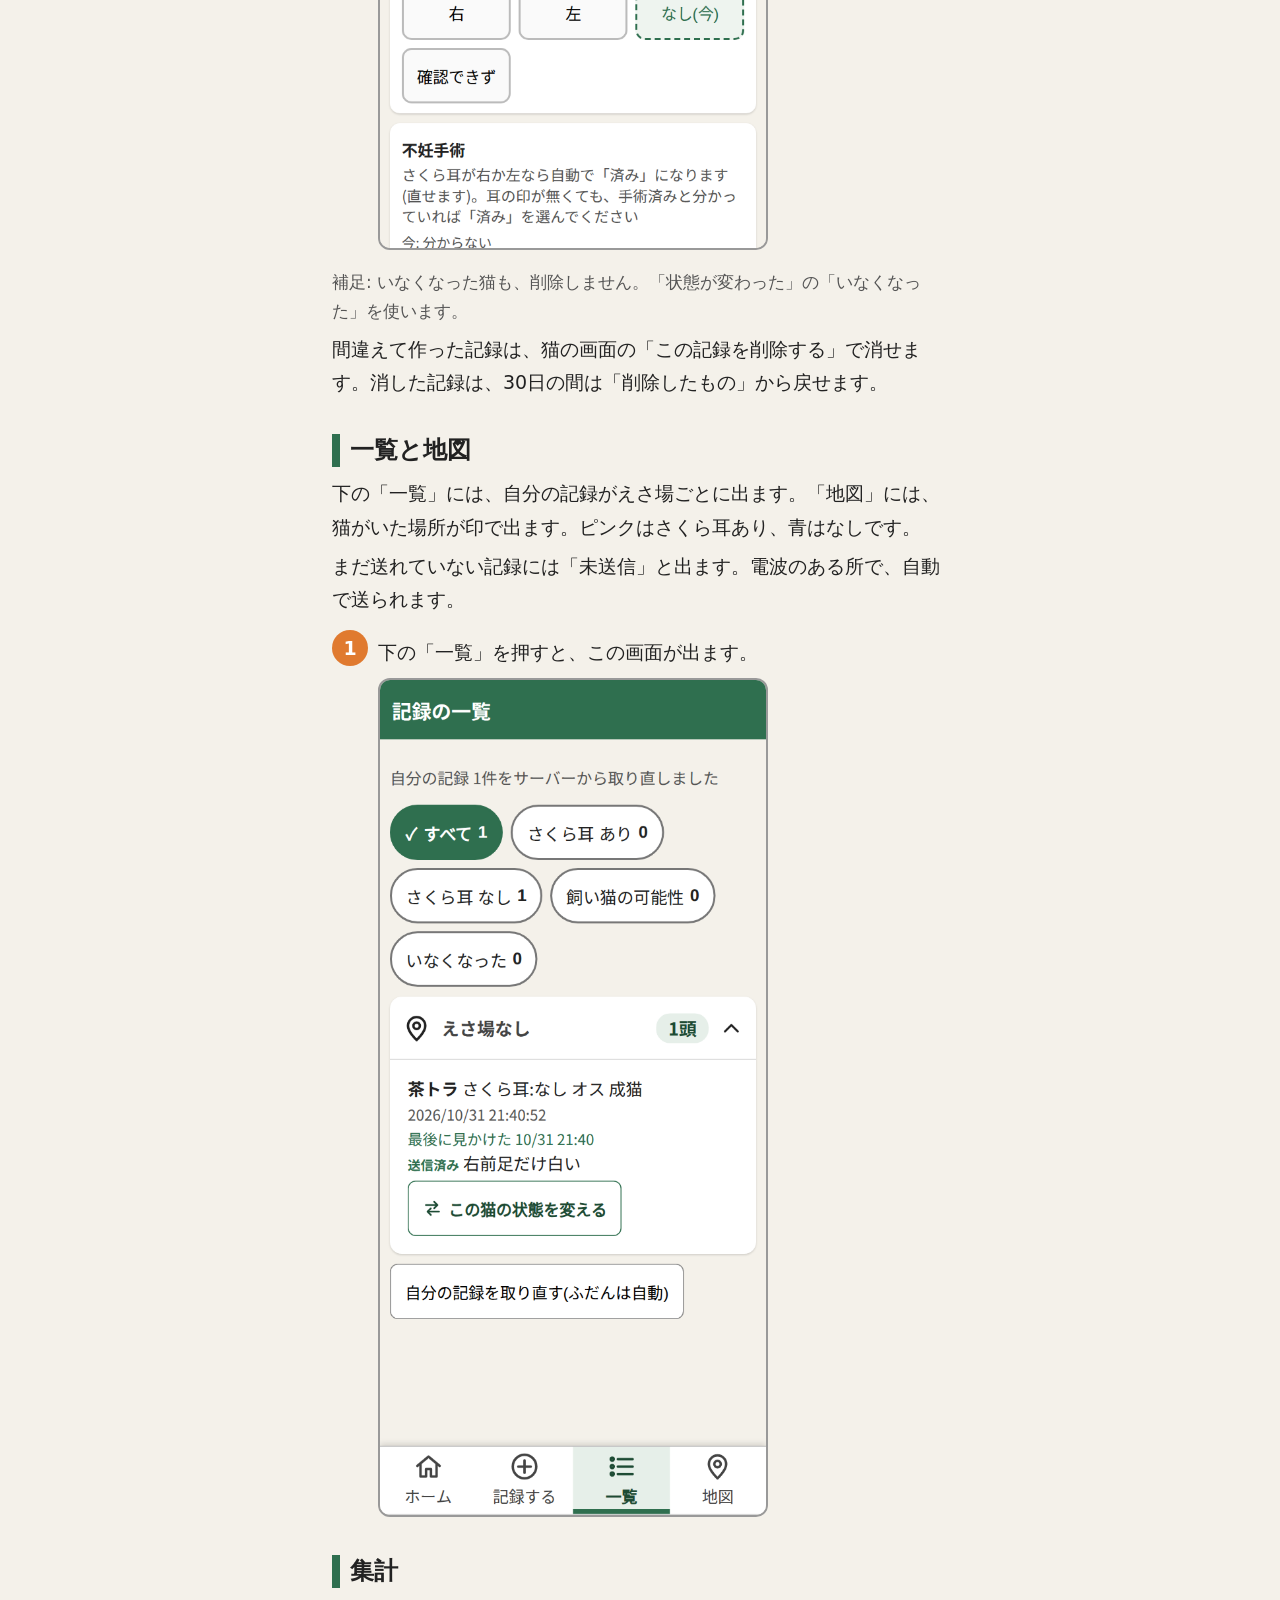
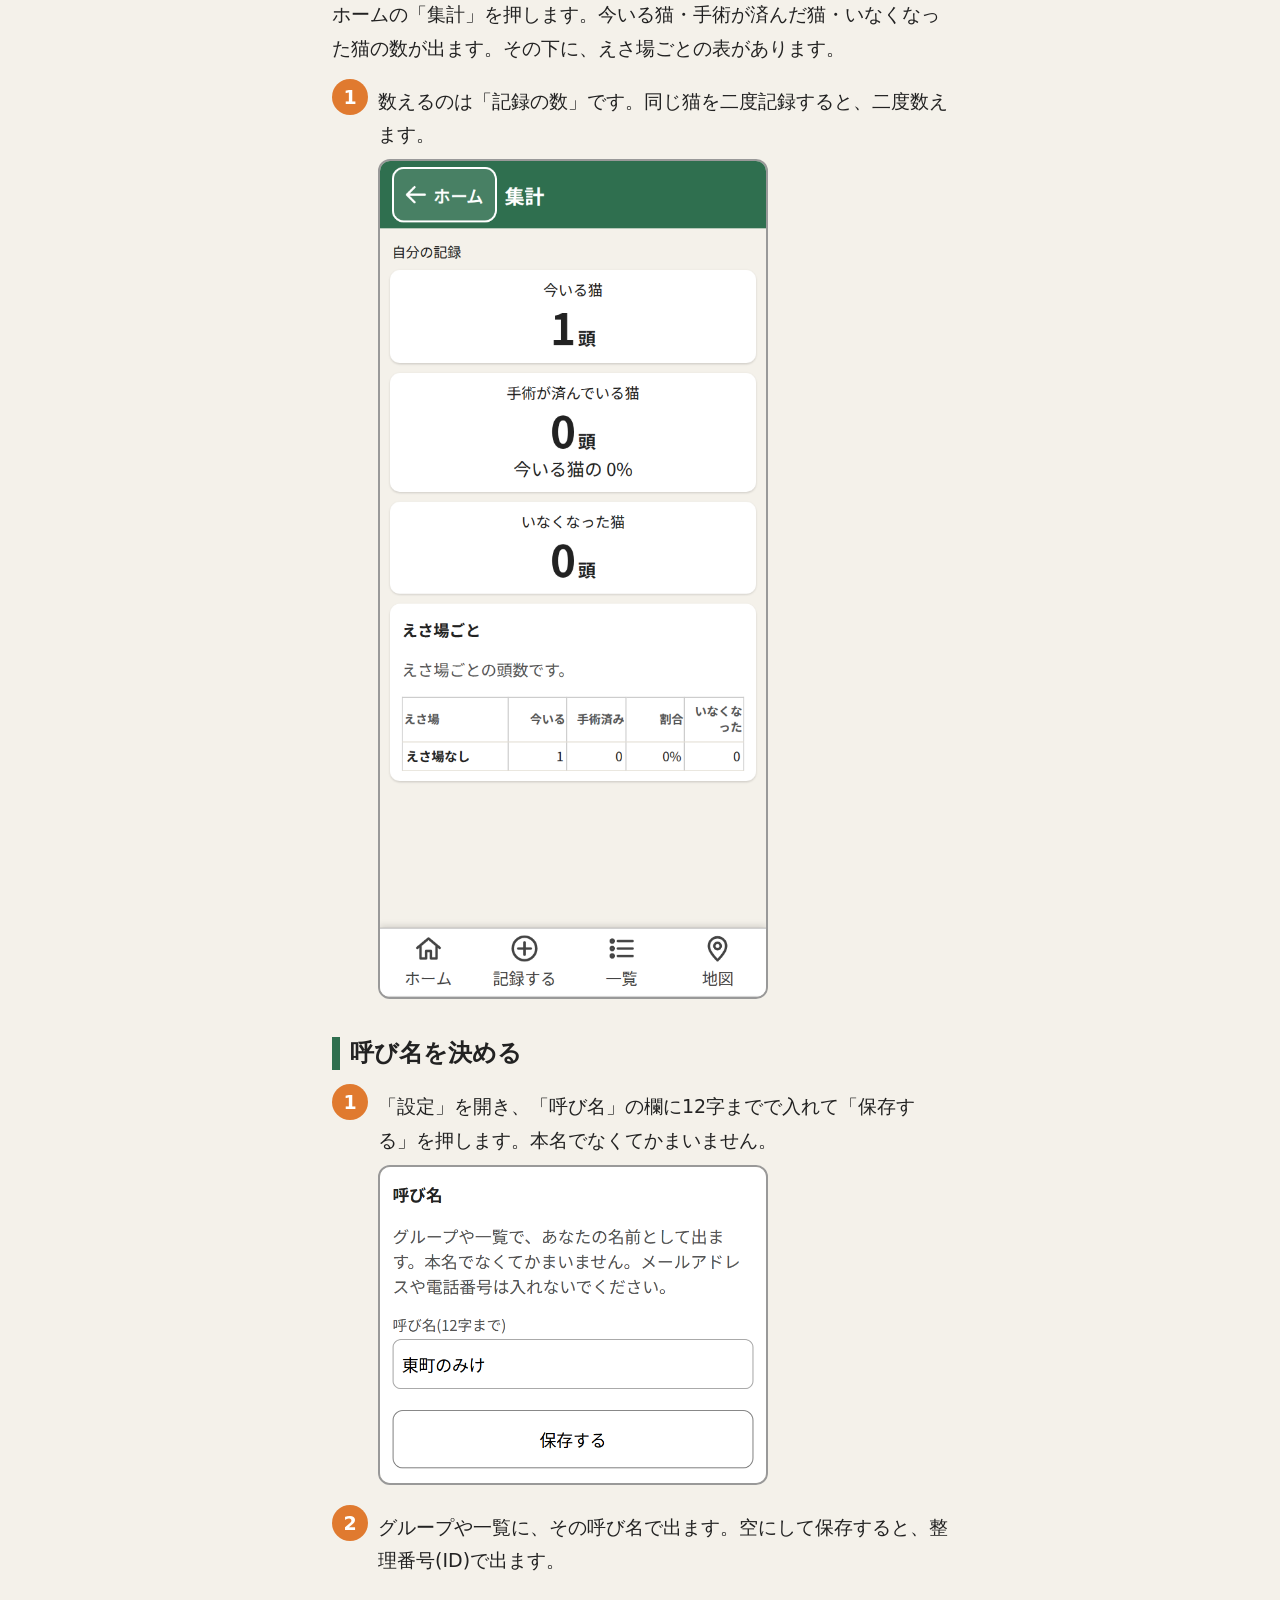
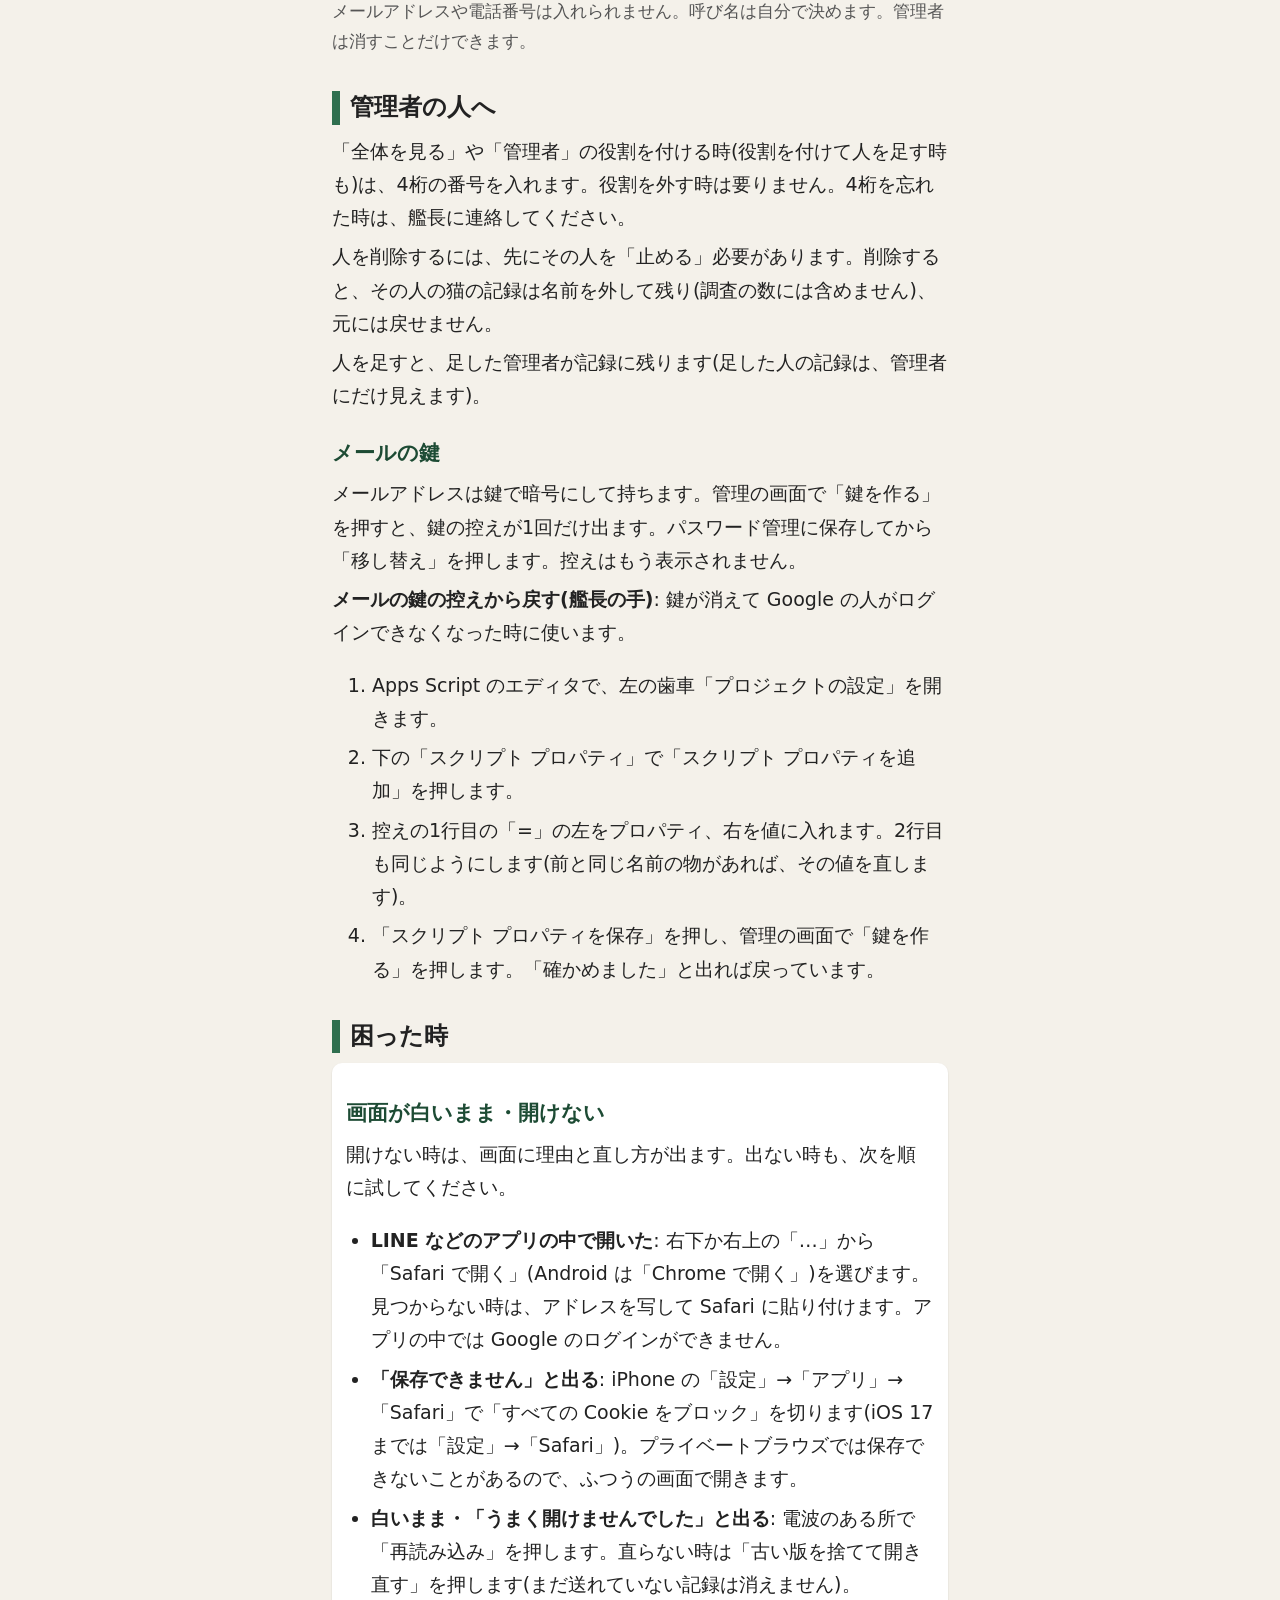
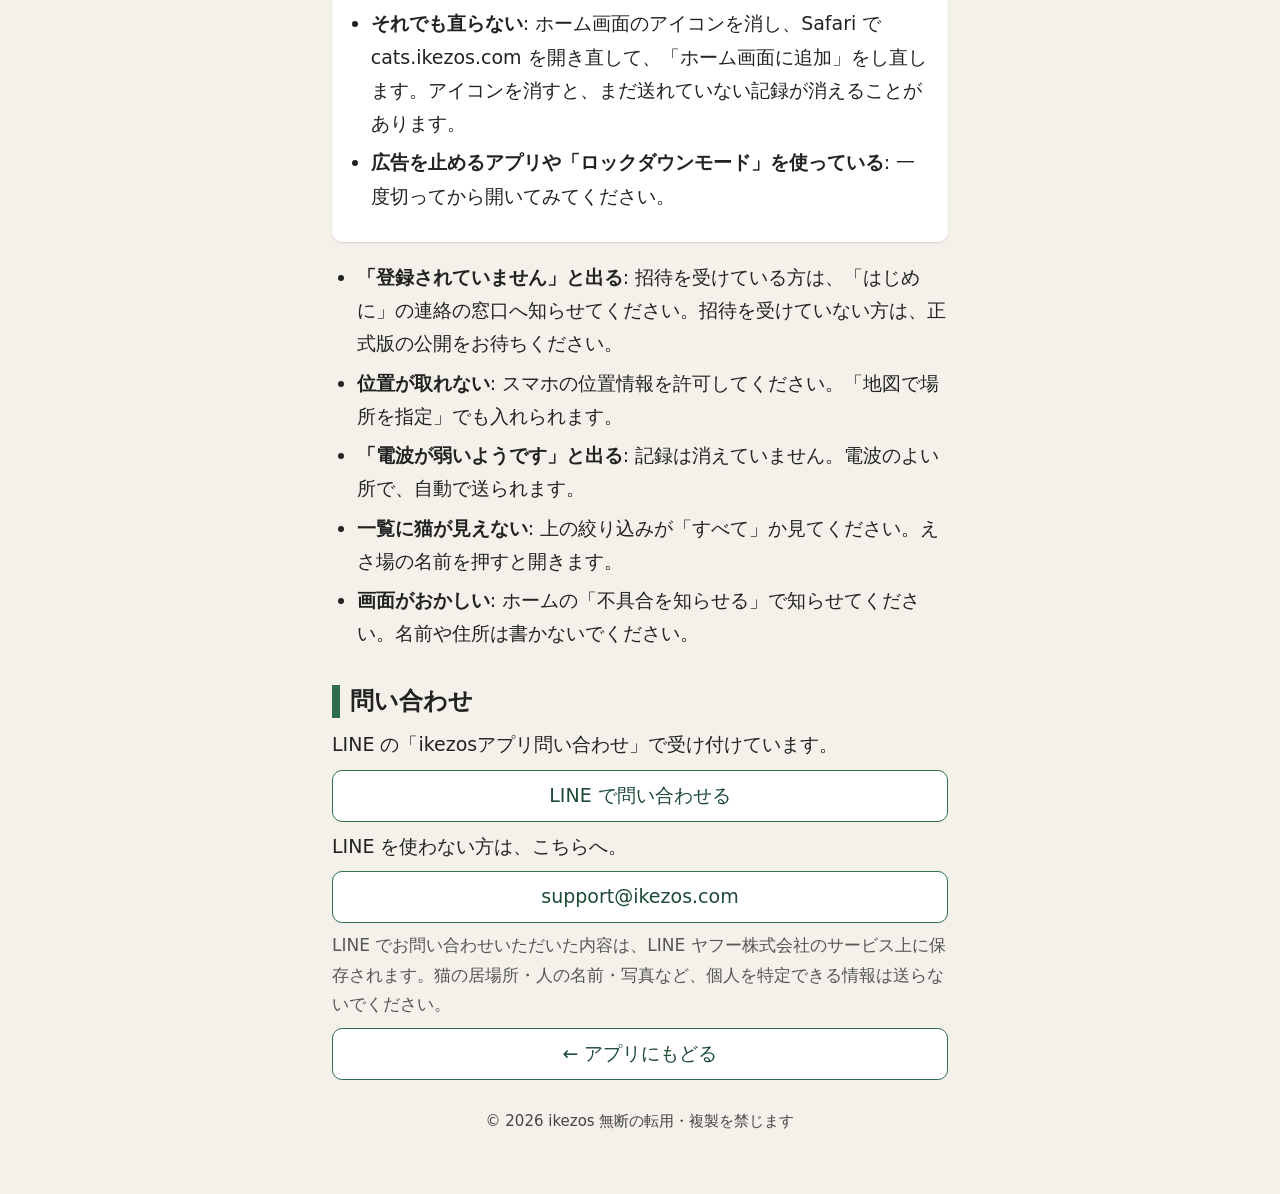
<file: help.html>
<!doctype html>
<html lang="ja">
<head>
<meta charset="utf-8">
<meta name="viewport" content="width=device-width,initial-scale=1">
<meta name="theme-color" content="#2f6f4f">
<meta name="copyright" content="© 2026 ikezos">
<title>使い方 | まちねこ帳</title>
<style>
.copy{text-align:center;font-size:15px;color:#444;margin:28px 0 0}
*{box-sizing:border-box}
body{margin:0;font-family:system-ui,"Hiragino Sans","Noto Sans JP","Noto Sans CJK JP",sans-serif;background:#f4f1ea;color:#222;font-size:19px;line-height:1.75}
header{background:#2f6f4f;color:#fff;padding:12px 14px;min-height:56px}
header h1{font-size:20px;margin:0;line-height:1.4}header a{color:#fff}
main{padding:12px 12px 60px;max-width:640px;margin:0 auto}
h2{font-size:24px;margin:34px 0 10px;border-left:8px solid #2f6f4f;padding-left:10px;line-height:1.4}
h3{font-size:21px;margin:22px 0 6px;color:#1d4b34}
p,li{margin:6px 0}ul{padding-left:1.3em}
.card{background:#fff;border-radius:10px;padding:10px 14px;margin:10px 0;box-shadow:0 1px 2px #0002}
.warn{background:#fff3c4;border:2px solid #e0b000;border-radius:10px;padding:10px 12px;margin:12px 0}
.note{font-size:17px;color:#555}
.step{display:flex;gap:10px;margin:14px 0}.num{flex:0 0 36px;height:36px;border-radius:50%;background:#e07a2f;color:#fff;font-weight:bold;text-align:center;line-height:36px}
.step .body{flex:1;min-width:0}
.shot{display:block;width:100%;max-width:390px;height:auto;margin:8px 0 4px;border:2px solid #999;border-radius:12px}
.aud{display:inline-block;font-size:14px;font-weight:bold;background:#e6efe9;color:#2f6f4f;border:1px solid #2f6f4f;border-radius:10px;padding:0 8px;margin-left:8px;vertical-align:3px}
nav.toc ol{margin:0;padding-left:1.6em}nav.toc a{display:block;min-height:48px;line-height:48px;color:#1d4b34;text-decoration:none;font-weight:bold}
.pdfs a,.back{display:flex;align-items:center;justify-content:center;min-height:52px;margin:8px 0;border:1px solid #2f6f4f;border-radius:10px;background:#fff;color:#1d4b34;text-decoration:none;text-align:center;padding:6px 10px}
.hdr{display:flex;align-items:center;gap:10px}.hdr h1{flex:1}.hb{display:inline-flex;align-items:center;gap:4px;min-height:56px;padding:0 12px 0 8px;border:2px solid #fff;border-radius:12px;background:rgba(255,255,255,.12);font-weight:bold;font-size:17px;text-decoration:none}
</style>
</head>
<body>
<header class="hdr"><a class="hb" href="index.html" aria-label="ホームへ戻る"><svg width="28" height="28" viewBox="0 0 24 24" fill="none" stroke="currentColor" stroke-width="2" stroke-linecap="round" stroke-linejoin="round" aria-hidden="true"><path d="M20 12H5"/><path d="M11 5.5 4.5 12l6.5 6.5"/></svg>ホーム</a><h1>使い方</h1></header>
<main>
<a class="back" href="index.html">← アプリにもどる</a>
<p>自分のスマホで猫の記録をつける人へ</p>
<div class="warn" id="trial">現在は先行版 1.0 です。招待を受けた方だけがお試しいただけます。正式版へ記録を引き継げるよう努めますが、保証はできません。</div>
<nav class="toc card"><b>目次</b><ol><li><a href="#start">はじめに</a></li><li><a href="#record">猫を記録する</a></li><li><a href="#again">また見かけた</a></li><li><a href="#fix">直す・状態が変わった</a></li><li><a href="#listmap">一覧と地図</a></li><li><a href="#stats">集計</a></li><li><a href="#nick">呼び名を決める</a></li><li><a href="#admin">管理者の人へ</a></li><li><a href="#help">困った時</a></li><li><a href="#contact">問い合わせ</a></li></ol></nav>
<section id="start"><h2>はじめに</h2>
<p>見かけた猫を、スマホで記録するアプリです。電波が無い所でも記録できます。電波があると、自動で送られます。</p>
<p class="osnote">使えるスマホ: iPhone は iOS 13.4 以上、Android は 5.0 以上(Chrome を最新にしてください)。</p>
<p class="osnote" id="openin">LINE などのアプリの中では開かず、iPhone は Safari、Android は Chrome で開いてください。</p>
<div class="warn"><b>人の名前や住所は、どこにも書かないでください。</b></div>
<div class="card" id="apply"><h3>招待を受けた方へ: 連絡の窓口</h3>
<p>先行版は、招待を受けた方だけがお試しいただけます。それ以外の方は、正式版の公開をお待ちください。招待を受けた方は、公式 LINE かメールで、次の2つを送ってください。管理者が登録します。</p>
<ul><li>ログインに使う Google のメールアドレス</li><li>呼び名(本名でなくてかまいません)</li></ul>
<a class="back" id="apply-line" href="https://lin.ee/600DoZ1" target="_blank" rel="noopener noreferrer">公式 LINE で連絡する</a>
<a class="back" id="apply-mail" href="mailto:support@ikezos.com?subject=%E3%81%BE%E3%81%A1%E3%81%AD%E3%81%93%E5%B8%B3%20%E5%85%88%E8%A1%8C%E7%89%88%E3%81%AE%E3%81%94%E9%80%A3%E7%B5%A1&amp;body=%E3%81%BE%E3%81%A1%E3%81%AD%E3%81%93%E5%B8%B3(%E5%85%88%E8%A1%8C%E7%89%88)%E3%81%AE%E6%8B%9B%E5%BE%85%E3%82%92%E5%8F%97%E3%81%91%E3%81%9F%E8%80%85%E3%81%A7%E3%81%99%E3%80%82%0D%0A%0D%0A%E3%83%AD%E3%82%B0%E3%82%A4%E3%83%B3%E3%81%AB%E4%BD%BF%E3%81%86%20Google%20%E3%81%AE%E3%83%A1%E3%83%BC%E3%83%AB%E3%82%A2%E3%83%89%E3%83%AC%E3%82%B9%3A%20(%E3%81%93%E3%81%93%E3%81%AB%E6%9B%B8%E3%81%84%E3%81%A6%E3%81%8F%E3%81%A0%E3%81%95%E3%81%84)%0D%0A%E5%91%BC%E3%81%B3%E5%90%8D(%E6%9C%AC%E5%90%8D%E3%81%A7%E3%81%AA%E3%81%8F%E3%81%A6%E3%81%8B%E3%81%BE%E3%81%84%E3%81%BE%E3%81%9B%E3%82%93)%3A%20%0D%0A%0D%0A%E2%80%BB%E7%8C%AB%E3%81%AE%E5%B1%85%E5%A0%B4%E6%89%80%E3%83%BB%E5%86%99%E7%9C%9F%E3%83%BB%E4%BD%8F%E6%89%80%E3%81%AF%E6%9B%B8%E3%81%8B%E3%81%AA%E3%81%84%E3%81%A7%E3%81%8F%E3%81%A0%E3%81%95%E3%81%84%E3%80%82">メールで連絡する(support@ikezos.com)</a>
<p class="note">猫の居場所・写真・住所は送らないでください。</p>
<p class="note">LINE でお問い合わせいただいた内容は、LINE ヤフー株式会社のサービス上に保存されます。猫の居場所・人の名前・写真など、個人を特定できる情報は送らないでください。</p>
<p class="note">ログインカードをもらった人は、連絡は要りません。</p></div>
<p>集めた記録は、個人や細かい場所が分からない形にまとめたうえで、行政への提言や研究に使うことがあります。まとめる単位は、区や、約500m四方の区画ごとの頭数などです。</p>
<div class="step"><div class="num">1</div><div class="body"><p>「Google でログイン」を押します。</p><img class="shot" src="help-img/01-login.png" alt="画面の写し: 手順1" width="390" loading="lazy"></div></div>
<div class="step"><div class="num">2</div><div class="body"><p>管理者に登録した Google アカウントを選びます。</p></div></div>
<div class="step"><div class="num">3</div><div class="body"><p>ログインカードをもらった人は、「カードの QR を読む」を押して読み、4けたの暗証番号を入れます。</p></div></div>
<p class="note">補足: 先に、スマホの「ホーム画面に追加」をしておくと、次も続けて使えます。</p></section>
<section id="record"><h2>猫を記録する</h2>
<div class="step"><div class="num">1</div><div class="body"><p>ホームの「猫を記録する」を押します。場所は自動で入ります。違う時は「地図で場所を指定」を押します。</p><img class="shot" src="help-img/13-record-top.png" alt="画面の写し: 手順1" width="390" loading="lazy"></div></div>
<div class="step"><div class="num">2</div><div class="body"><p>毛の色、さくら耳(耳の先が切ってある印)、手術が済んでいるかを選びます。迷ったら「不明」で大丈夫です。</p></div></div>
<div class="step"><div class="num">3</div><div class="body"><p>いちばん下の「この猫を保存する」を押します。</p></div></div>
<p class="note">補足: 写真は3枚まで付けられます。「前に記録した猫ではありませんか?」と出たら、同じ猫かどうか見てください。</p></section>
<section id="again"><h2>また見かけた</h2>
<p>同じ猫は、新しく記録しません。足すだけです。</p>
<div class="step"><div class="num">1</div><div class="body"><p>一覧で、その猫を押します。</p></div></div>
<div class="step"><div class="num">2</div><div class="body"><p>緑の「また見かけた」を押します。</p><img class="shot" src="help-img/80-sight-sheet.png" alt="画面の写し: 手順2" width="390" loading="lazy"></div></div>
<div class="step"><div class="num">3</div><div class="body"><p>いつ・どこで見たかを選んで、保存します。</p></div></div></section>
<section id="fix"><h2>直す・状態が変わった</h2>
<div class="step"><div class="num">1</div><div class="body"><p>一覧で、その猫を押します。</p></div></div>
<div class="step"><div class="num">2</div><div class="body"><p>入力の間違いは、「間違いを直す」で直します。</p></div></div>
<div class="step"><div class="num">3</div><div class="body"><p>手術が済んだ・えさ場が変わった・いなくなった、は「状態が変わった」を押します。</p><img class="shot" src="help-img/27-change.png" alt="画面の写し: 手順3" width="390" loading="lazy"></div></div>
<p class="note">補足: いなくなった猫も、削除しません。「状態が変わった」の「いなくなった」を使います。</p>
<p>間違えて作った記録は、猫の画面の「この記録を削除する」で消せます。消した記録は、30日の間は「削除したもの」から戻せます。</p></section>
<section id="listmap"><h2>一覧と地図</h2>
<p>下の「一覧」には、自分の記録がえさ場ごとに出ます。「地図」には、猫がいた場所が印で出ます。ピンクはさくら耳あり、青はなしです。</p>
<p>まだ送れていない記録には「未送信」と出ます。電波のある所で、自動で送られます。</p>
<div class="step"><div class="num">1</div><div class="body"><p>下の「一覧」を押すと、この画面が出ます。</p><img class="shot" src="help-img/23-list-sent.png" alt="画面の写し: 手順1" width="390" loading="lazy"></div></div></section>
<section id="stats"><h2>集計</h2>
<p>ホームの「集計」を押します。今いる猫・手術が済んだ猫・いなくなった猫の数が出ます。その下に、えさ場ごとの表があります。</p>
<div class="step"><div class="num">1</div><div class="body"><p>数えるのは「記録の数」です。同じ猫を二度記録すると、二度数えます。</p><img class="shot" src="help-img/32-stats.png" alt="画面の写し: 手順1" width="390" loading="lazy"></div></div></section>
<section id="nick"><h2>呼び名を決める</h2>
<div class="step"><div class="num">1</div><div class="body"><p>「設定」を開き、「呼び名」の欄に12字までで入れて「保存する」を押します。本名でなくてかまいません。<img class="shot" src="help-img/07-nickname.png" alt="画面の写し: 呼び名の欄" width="390" loading="lazy"></p></div></div>
<div class="step"><div class="num">2</div><div class="body"><p>グループや一覧に、その呼び名で出ます。空にして保存すると、整理番号(ID)で出ます。</p></div></div>
<p class="note">メールアドレスや電話番号は入れられません。呼び名は自分で決めます。管理者は消すことだけできます。</p></section>
<section id="admin"><h2>管理者の人へ</h2>
<p>「全体を見る」や「管理者」の役割を付ける時(役割を付けて人を足す時も)は、4桁の番号を入れます。役割を外す時は要りません。4桁を忘れた時は、艦長に連絡してください。</p>
<p>人を削除するには、先にその人を「止める」必要があります。削除すると、その人の猫の記録は名前を外して残り(調査の数には含めません)、元には戻せません。</p>
<p>人を足すと、足した管理者が記録に残ります(足した人の記録は、管理者にだけ見えます)。</p>
<h3 id="emailkey">メールの鍵</h3>
<p>メールアドレスは鍵で暗号にして持ちます。管理の画面で「鍵を作る」を押すと、鍵の控えが1回だけ出ます。パスワード管理に保存してから「移し替え」を押します。控えはもう表示されません。</p>
<p><b>メールの鍵の控えから戻す(艦長の手)</b>: 鍵が消えて Google の人がログインできなくなった時に使います。</p>
<ol><li>Apps Script のエディタで、左の歯車「プロジェクトの設定」を開きます。</li>
<li>下の「スクリプト プロパティ」で「スクリプト プロパティを追加」を押します。</li>
<li>控えの1行目の「=」の左をプロパティ、右を値に入れます。2行目も同じようにします(前と同じ名前の物があれば、その値を直します)。</li>
<li>「スクリプト プロパティを保存」を押し、管理の画面で「鍵を作る」を押します。「確かめました」と出れば戻っています。</li></ol></section>
<section id="help"><h2>困った時</h2>
<div class="card" id="white"><h3>画面が白いまま・開けない</h3>
<p>開けない時は、画面に理由と直し方が出ます。出ない時も、次を順に試してください。</p>
<ul><li><b>LINE などのアプリの中で開いた</b>: 右下か右上の「…」から「Safari で開く」(Android は「Chrome で開く」)を選びます。見つからない時は、アドレスを写して Safari に貼り付けます。アプリの中では Google のログインができません。</li><li><b>「保存できません」と出る</b>: iPhone の「設定」→「アプリ」→「Safari」で「すべての Cookie をブロック」を切ります(iOS 17 までは「設定」→「Safari」)。プライベートブラウズでは保存できないことがあるので、ふつうの画面で開きます。</li><li><b>白いまま・「うまく開けませんでした」と出る</b>: 電波のある所で「再読み込み」を押します。直らない時は「古い版を捨てて開き直す」を押します(まだ送れていない記録は消えません)。</li><li><b>それでも直らない</b>: ホーム画面のアイコンを消し、Safari で cats.ikezos.com を開き直して、「ホーム画面に追加」をし直します。アイコンを消すと、まだ送れていない記録が消えることがあります。</li><li><b>広告を止めるアプリや「ロックダウンモード」を使っている</b>: 一度切ってから開いてみてください。</li></ul></div>
<ul><li><b>「登録されていません」と出る</b>: 招待を受けている方は、「はじめに」の連絡の窓口へ知らせてください。招待を受けていない方は、正式版の公開をお待ちください。</li><li><b>位置が取れない</b>: スマホの位置情報を許可してください。「地図で場所を指定」でも入れられます。</li><li><b>「電波が弱いようです」と出る</b>: 記録は消えていません。電波のよい所で、自動で送られます。</li><li><b>一覧に猫が見えない</b>: 上の絞り込みが「すべて」か見てください。えさ場の名前を押すと開きます。</li><li><b>画面がおかしい</b>: ホームの「不具合を知らせる」で知らせてください。名前や住所は書かないでください。</li></ul></section>
<section id="contact"><h2>問い合わせ</h2>
<p>LINE の「ikezosアプリ問い合わせ」で受け付けています。</p>
<a class="back" id="contact-line" href="https://lin.ee/600DoZ1" target="_blank" rel="noopener noreferrer">LINE で問い合わせる</a>
<p>LINE を使わない方は、こちらへ。</p>
<a class="back" href="mailto:support@ikezos.com">support@ikezos.com</a>
<p class="note">LINE でお問い合わせいただいた内容は、LINE ヤフー株式会社のサービス上に保存されます。猫の居場所・人の名前・写真など、個人を特定できる情報は送らないでください。</p></section>

<a class="back" href="index.html">← アプリにもどる</a>
<p class="copy">© 2026 ikezos 無断の転用・複製を禁じます</p>
</main>
</body>
</html>
</file>
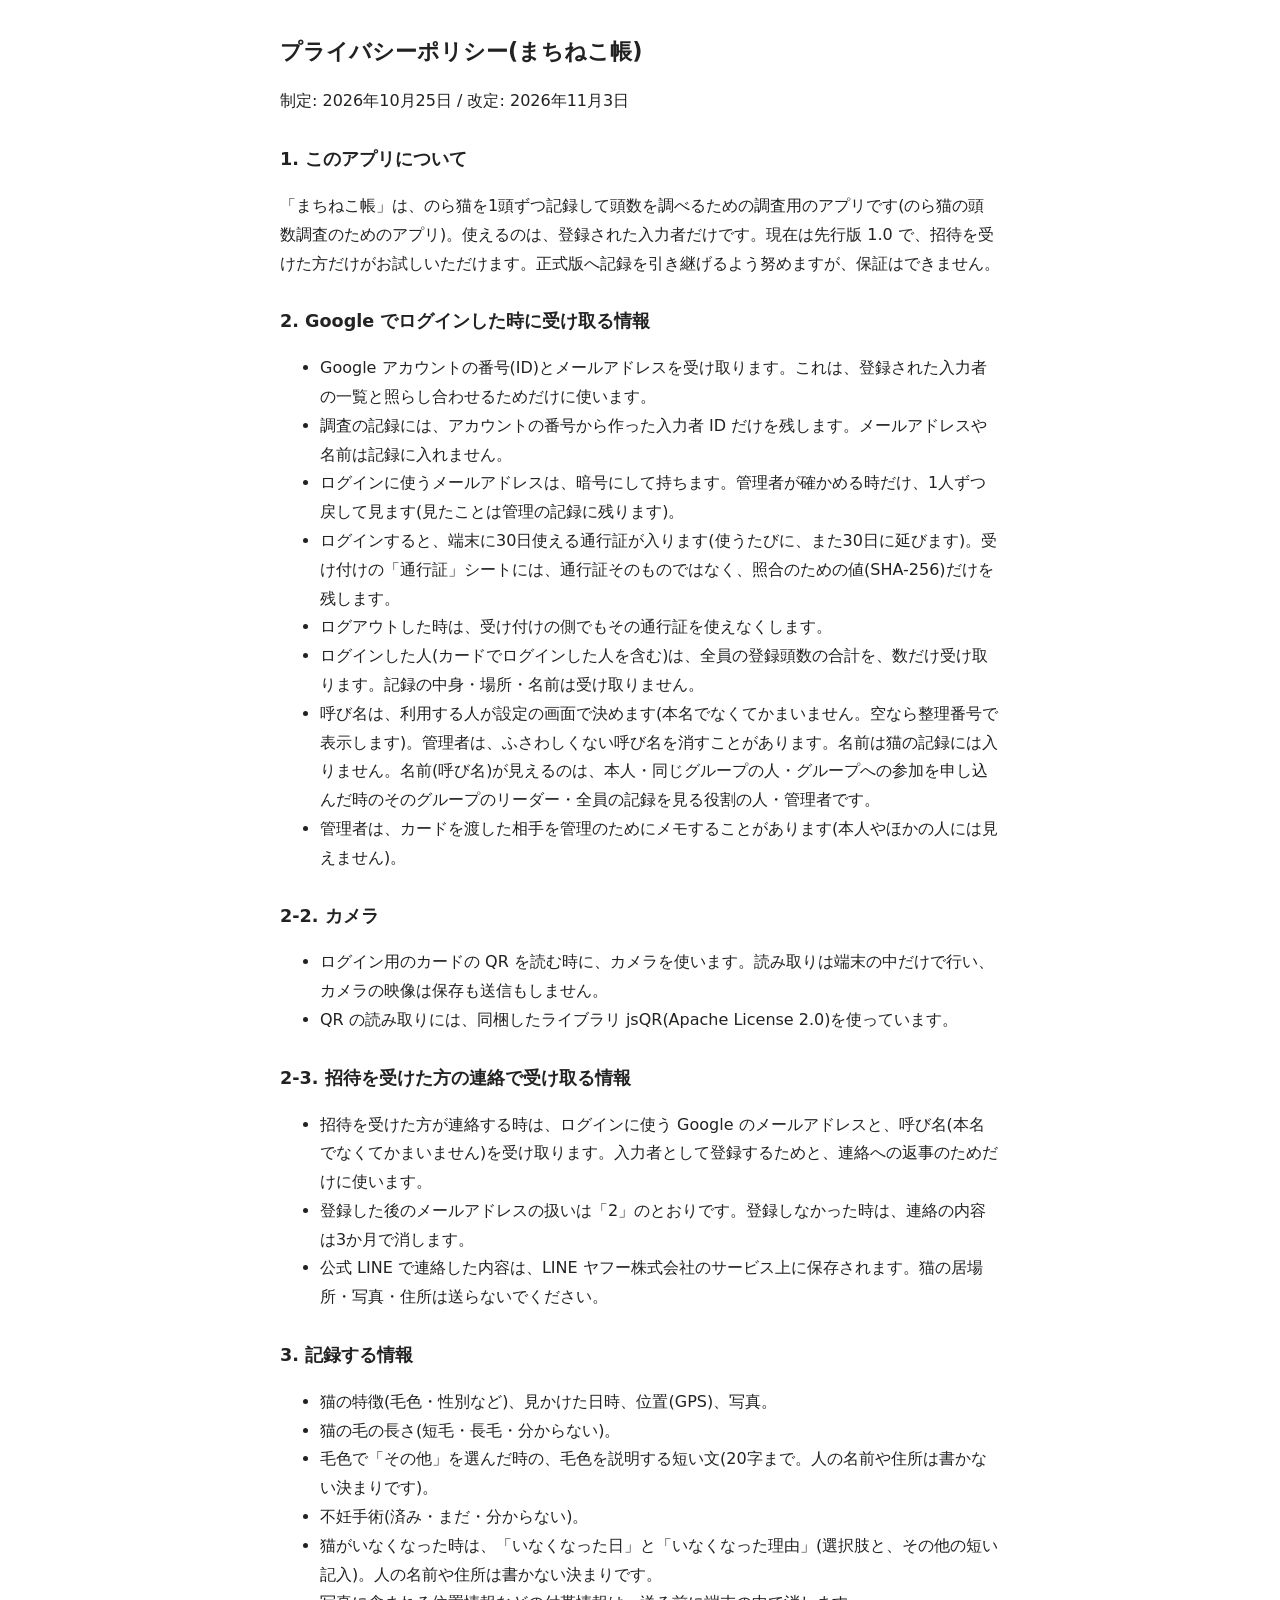
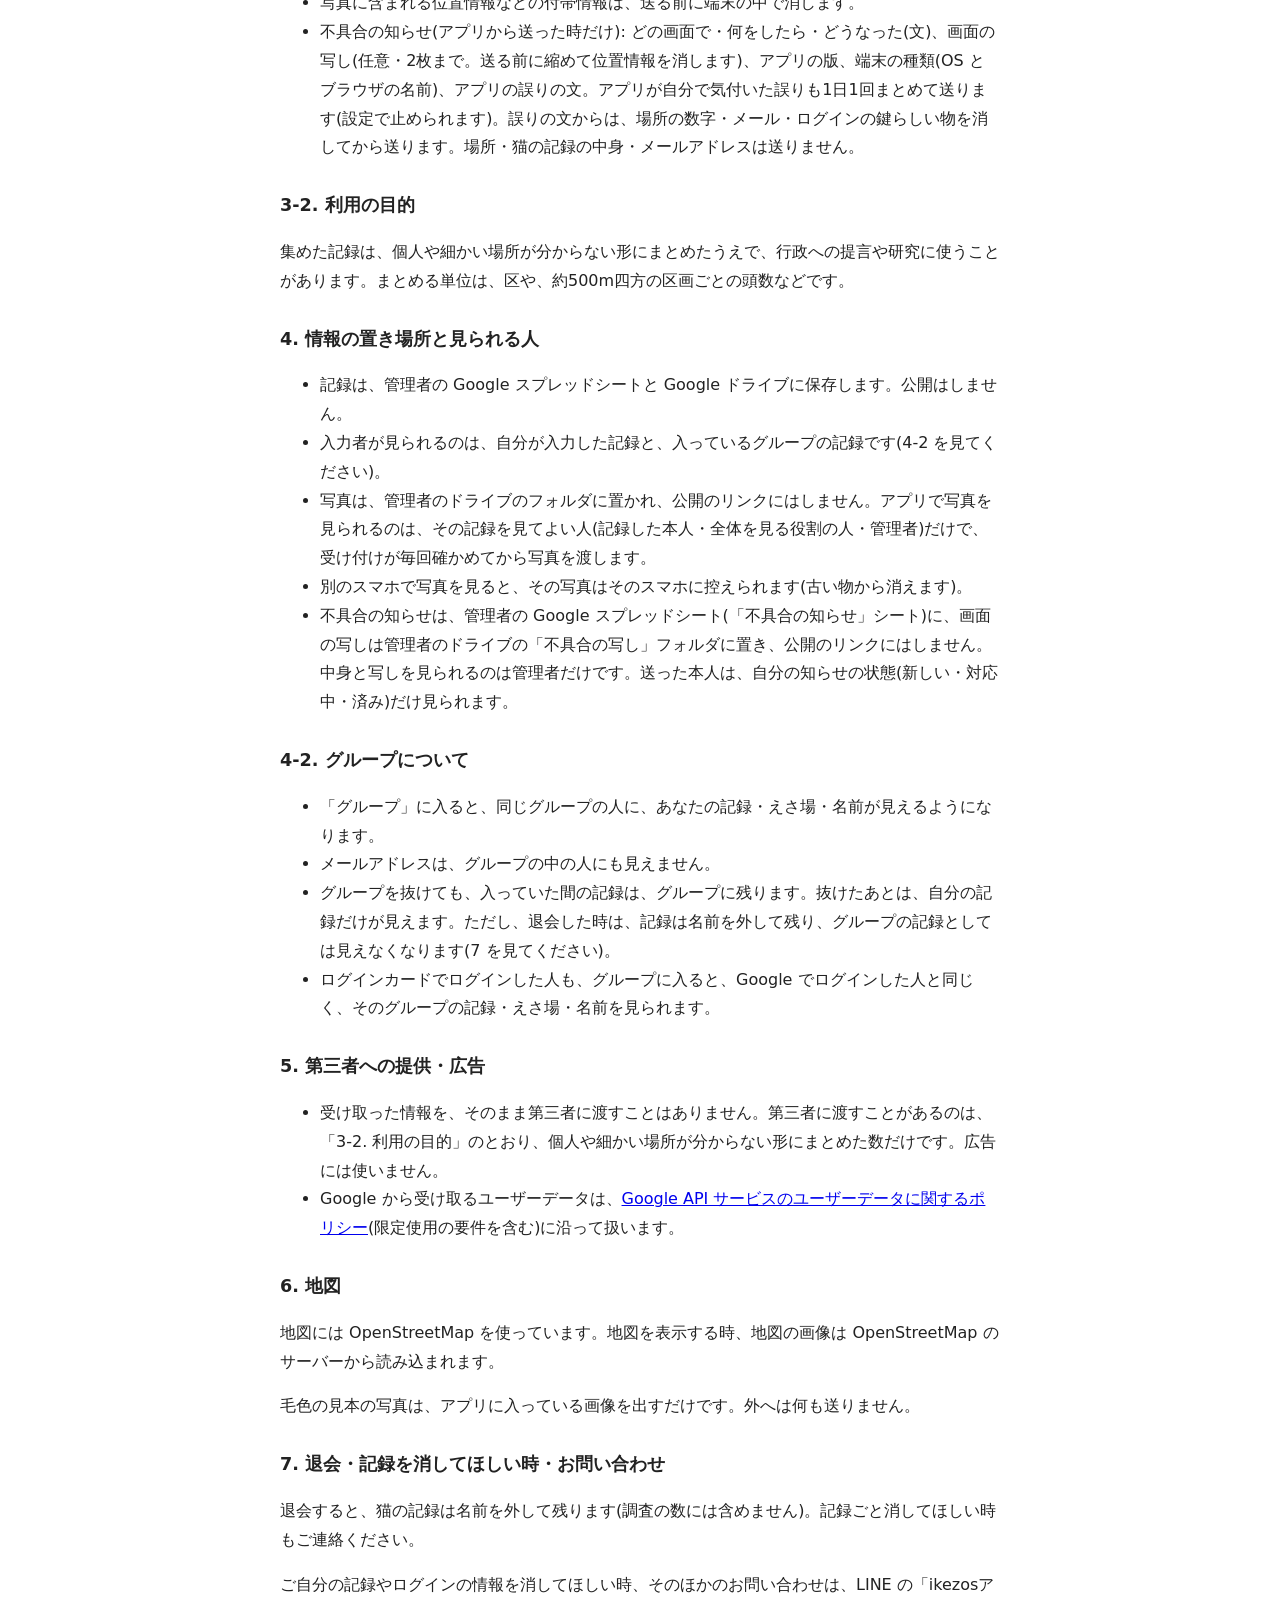
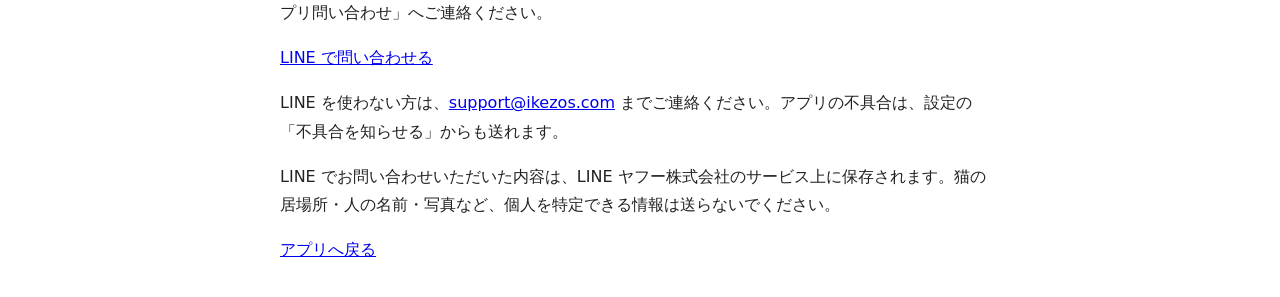
<file: privacy.html>
<!doctype html>
<html lang="ja">
<head>
<meta charset="utf-8">
<meta name="viewport" content="width=device-width, initial-scale=1">
<title>プライバシーポリシー | まちねこ帳</title>
<style>
  body { font-family: system-ui, -apple-system, "Hiragino Sans", "Noto Sans JP", sans-serif; line-height: 1.8; color: #222; background: #fff; max-width: 720px; margin: 0 auto; padding: 16px; }
  h1 { font-size: 1.4rem; } h2 { font-size: 1.1rem; margin-top: 1.6em; }
  @media (prefers-color-scheme: dark) { body { color: #e6e6e6; background: #1b1b1b; } a { color: #8ab4f8; } }
</style>
</head>
<body>
<h1>プライバシーポリシー(まちねこ帳)</h1>
<p>制定: 2026年10月25日 / 改定: 2026年11月3日</p>

<h2>1. このアプリについて</h2>
<p>「まちねこ帳」は、のら猫を1頭ずつ記録して頭数を調べるための調査用のアプリです(のら猫の頭数調査のためのアプリ)。使えるのは、登録された入力者だけです。現在は先行版 1.0 で、招待を受けた方だけがお試しいただけます。正式版へ記録を引き継げるよう努めますが、保証はできません。</p>

<h2>2. Google でログインした時に受け取る情報</h2>
<ul>
  <li>Google アカウントの番号(ID)とメールアドレスを受け取ります。これは、登録された入力者の一覧と照らし合わせるためだけに使います。</li>
  <li>調査の記録には、アカウントの番号から作った入力者 ID だけを残します。メールアドレスや名前は記録に入れません。</li>
  <li>ログインに使うメールアドレスは、暗号にして持ちます。管理者が確かめる時だけ、1人ずつ戻して見ます(見たことは管理の記録に残ります)。</li>
  <li>ログインすると、端末に30日使える通行証が入ります(使うたびに、また30日に延びます)。受け付けの「通行証」シートには、通行証そのものではなく、照合のための値(SHA-256)だけを残します。</li>
  <li>ログアウトした時は、受け付けの側でもその通行証を使えなくします。</li>
  <li>ログインした人(カードでログインした人を含む)は、全員の登録頭数の合計を、数だけ受け取ります。記録の中身・場所・名前は受け取りません。</li>
  <li>呼び名は、利用する人が設定の画面で決めます(本名でなくてかまいません。空なら整理番号で表示します)。管理者は、ふさわしくない呼び名を消すことがあります。名前は猫の記録には入りません。名前(呼び名)が見えるのは、本人・同じグループの人・グループへの参加を申し込んだ時のそのグループのリーダー・全員の記録を見る役割の人・管理者です。</li>
  <li>管理者は、カードを渡した相手を管理のためにメモすることがあります(本人やほかの人には見えません)。</li>
</ul>

<h2>2-2. カメラ</h2>
<ul>
  <li>ログイン用のカードの QR を読む時に、カメラを使います。読み取りは端末の中だけで行い、カメラの映像は保存も送信もしません。</li>
  <li>QR の読み取りには、同梱したライブラリ jsQR(Apache License 2.0)を使っています。</li>
</ul>

<h2>2-3. 招待を受けた方の連絡で受け取る情報</h2>
<ul>
  <li>招待を受けた方が連絡する時は、ログインに使う Google のメールアドレスと、呼び名(本名でなくてかまいません)を受け取ります。入力者として登録するためと、連絡への返事のためだけに使います。</li>
  <li>登録した後のメールアドレスの扱いは「2」のとおりです。登録しなかった時は、連絡の内容は3か月で消します。</li>
  <li>公式 LINE で連絡した内容は、LINE ヤフー株式会社のサービス上に保存されます。猫の居場所・写真・住所は送らないでください。</li>
</ul>

<h2>3. 記録する情報</h2>
<ul>
  <li>猫の特徴(毛色・性別など)、見かけた日時、位置(GPS)、写真。</li>
  <li>猫の毛の長さ(短毛・長毛・分からない)。</li>
  <li>毛色で「その他」を選んだ時の、毛色を説明する短い文(20字まで。人の名前や住所は書かない決まりです)。</li>
  <li>不妊手術(済み・まだ・分からない)。</li>
  <li>猫がいなくなった時は、「いなくなった日」と「いなくなった理由」(選択肢と、その他の短い記入)。人の名前や住所は書かない決まりです。</li>
  <li>写真に含まれる位置情報などの付帯情報は、送る前に端末の中で消します。</li>
  <li>不具合の知らせ(アプリから送った時だけ): どの画面で・何をしたら・どうなった(文)、画面の写し(任意・2枚まで。送る前に縮めて位置情報を消します)、アプリの版、端末の種類(OS とブラウザの名前)、アプリの誤りの文。アプリが自分で気付いた誤りも1日1回まとめて送ります(設定で止められます)。誤りの文からは、場所の数字・メール・ログインの鍵らしい物を消してから送ります。場所・猫の記録の中身・メールアドレスは送りません。</li>
</ul>

<h2>3-2. 利用の目的</h2>
<p>集めた記録は、個人や細かい場所が分からない形にまとめたうえで、行政への提言や研究に使うことがあります。まとめる単位は、区や、約500m四方の区画ごとの頭数などです。</p>

<h2>4. 情報の置き場所と見られる人</h2>
<ul>
  <li>記録は、管理者の Google スプレッドシートと Google ドライブに保存します。公開はしません。</li>
  <li>入力者が見られるのは、自分が入力した記録と、入っているグループの記録です(4-2 を見てください)。</li>
  <li>写真は、管理者のドライブのフォルダに置かれ、公開のリンクにはしません。アプリで写真を見られるのは、その記録を見てよい人(記録した本人・全体を見る役割の人・管理者)だけで、受け付けが毎回確かめてから写真を渡します。</li>
  <li>別のスマホで写真を見ると、その写真はそのスマホに控えられます(古い物から消えます)。</li>
  <li>不具合の知らせは、管理者の Google スプレッドシート(「不具合の知らせ」シート)に、画面の写しは管理者のドライブの「不具合の写し」フォルダに置き、公開のリンクにはしません。中身と写しを見られるのは管理者だけです。送った本人は、自分の知らせの状態(新しい・対応中・済み)だけ見られます。</li>
</ul>

<h2>4-2. グループについて</h2>
<ul>
  <li>「グループ」に入ると、同じグループの人に、あなたの記録・えさ場・名前が見えるようになります。</li>
  <li>メールアドレスは、グループの中の人にも見えません。</li>
  <li>グループを抜けても、入っていた間の記録は、グループに残ります。抜けたあとは、自分の記録だけが見えます。ただし、退会した時は、記録は名前を外して残り、グループの記録としては見えなくなります(7 を見てください)。</li>
  <li>ログインカードでログインした人も、グループに入ると、Google でログインした人と同じく、そのグループの記録・えさ場・名前を見られます。</li>
</ul>

<h2>5. 第三者への提供・広告</h2>
<ul>
  <li>受け取った情報を、そのまま第三者に渡すことはありません。第三者に渡すことがあるのは、「3-2. 利用の目的」のとおり、個人や細かい場所が分からない形にまとめた数だけです。広告には使いません。</li>
  <li>Google から受け取るユーザーデータは、<a href="https://developers.google.com/terms/api-services-user-data-policy">Google API サービスのユーザーデータに関するポリシー</a>(限定使用の要件を含む)に沿って扱います。</li>
</ul>

<h2>6. 地図</h2>
<p>地図には OpenStreetMap を使っています。地図を表示する時、地図の画像は OpenStreetMap のサーバーから読み込まれます。</p>
<p>毛色の見本の写真は、アプリに入っている画像を出すだけです。外へは何も送りません。</p>

<h2>7. 退会・記録を消してほしい時・お問い合わせ</h2>
<p>退会すると、猫の記録は名前を外して残ります(調査の数には含めません)。記録ごと消してほしい時もご連絡ください。</p>
<p>ご自分の記録やログインの情報を消してほしい時、そのほかのお問い合わせは、LINE の「ikezosアプリ問い合わせ」へご連絡ください。</p>
<p><a id="contact-line" href="https://lin.ee/600DoZ1" target="_blank" rel="noopener noreferrer">LINE で問い合わせる</a></p>
<p>LINE を使わない方は、<a href="mailto:support@ikezos.com">support@ikezos.com</a> までご連絡ください。アプリの不具合は、設定の「不具合を知らせる」からも送れます。</p>
<p>LINE でお問い合わせいただいた内容は、LINE ヤフー株式会社のサービス上に保存されます。猫の居場所・人の名前・写真など、個人を特定できる情報は送らないでください。</p>

<p><a href="./">アプリへ戻る</a></p>
</body>
</html>
</file>
<file: lib/leaflet.css>
/* required styles */

.leaflet-pane,
.leaflet-tile,
.leaflet-marker-icon,
.leaflet-marker-shadow,
.leaflet-tile-container,
.leaflet-pane > svg,
.leaflet-pane > canvas,
.leaflet-zoom-box,
.leaflet-image-layer,
.leaflet-layer {
	position: absolute;
	left: 0;
	top: 0;
	}
.leaflet-container {
	overflow: hidden;
	}
.leaflet-tile,
.leaflet-marker-icon,
.leaflet-marker-shadow {
	-webkit-user-select: none;
	   -moz-user-select: none;
	        user-select: none;
	  -webkit-user-drag: none;
	}
/* Prevents IE11 from highlighting tiles in blue */
.leaflet-tile::selection {
	background: transparent;
}
/* Safari renders non-retina tile on retina better with this, but Chrome is worse */
.leaflet-safari .leaflet-tile {
	image-rendering: -webkit-optimize-contrast;
	}
/* hack that prevents hw layers "stretching" when loading new tiles */
.leaflet-safari .leaflet-tile-container {
	width: 1600px;
	height: 1600px;
	-webkit-transform-origin: 0 0;
	}
.leaflet-marker-icon,
.leaflet-marker-shadow {
	display: block;
	}
/* .leaflet-container svg: reset svg max-width decleration shipped in Joomla! (joomla.org) 3.x */
/* .leaflet-container img: map is broken in FF if you have max-width: 100% on tiles */
.leaflet-container .leaflet-overlay-pane svg {
	max-width: none !important;
	max-height: none !important;
	}
.leaflet-container .leaflet-marker-pane img,
.leaflet-container .leaflet-shadow-pane img,
.leaflet-container .leaflet-tile-pane img,
.leaflet-container img.leaflet-image-layer,
.leaflet-container .leaflet-tile {
	max-width: none !important;
	max-height: none !important;
	width: auto;
	padding: 0;
	}

.leaflet-container img.leaflet-tile {
	/* See: https://bugs.chromium.org/p/chromium/issues/detail?id=600120 */
	mix-blend-mode: plus-lighter;
}

.leaflet-container.leaflet-touch-zoom {
	-ms-touch-action: pan-x pan-y;
	touch-action: pan-x pan-y;
	}
.leaflet-container.leaflet-touch-drag {
	-ms-touch-action: pinch-zoom;
	/* Fallback for FF which doesn't support pinch-zoom */
	touch-action: none;
	touch-action: pinch-zoom;
}
.leaflet-container.leaflet-touch-drag.leaflet-touch-zoom {
	-ms-touch-action: none;
	touch-action: none;
}
.leaflet-container {
	-webkit-tap-highlight-color: transparent;
}
.leaflet-container a {
	-webkit-tap-highlight-color: rgba(51, 181, 229, 0.4);
}
.leaflet-tile {
	filter: inherit;
	visibility: hidden;
	}
.leaflet-tile-loaded {
	visibility: inherit;
	}
.leaflet-zoom-box {
	width: 0;
	height: 0;
	-moz-box-sizing: border-box;
	     box-sizing: border-box;
	z-index: 800;
	}
/* workaround for https://bugzilla.mozilla.org/show_bug.cgi?id=888319 */
.leaflet-overlay-pane svg {
	-moz-user-select: none;
	}

.leaflet-pane         { z-index: 400; }

.leaflet-tile-pane    { z-index: 200; }
.leaflet-overlay-pane { z-index: 400; }
.leaflet-shadow-pane  { z-index: 500; }
.leaflet-marker-pane  { z-index: 600; }
.leaflet-tooltip-pane   { z-index: 650; }
.leaflet-popup-pane   { z-index: 700; }

.leaflet-map-pane canvas { z-index: 100; }
.leaflet-map-pane svg    { z-index: 200; }

.leaflet-vml-shape {
	width: 1px;
	height: 1px;
	}
.lvml {
	behavior: url(#default#VML);
	display: inline-block;
	position: absolute;
	}


/* control positioning */

.leaflet-control {
	position: relative;
	z-index: 800;
	pointer-events: visiblePainted; /* IE 9-10 doesn't have auto */
	pointer-events: auto;
	}
.leaflet-top,
.leaflet-bottom {
	position: absolute;
	z-index: 1000;
	pointer-events: none;
	}
.leaflet-top {
	top: 0;
	}
.leaflet-right {
	right: 0;
	}
.leaflet-bottom {
	bottom: 0;
	}
.leaflet-left {
	left: 0;
	}
.leaflet-control {
	float: left;
	clear: both;
	}
.leaflet-right .leaflet-control {
	float: right;
	}
.leaflet-top .leaflet-control {
	margin-top: 10px;
	}
.leaflet-bottom .leaflet-control {
	margin-bottom: 10px;
	}
.leaflet-left .leaflet-control {
	margin-left: 10px;
	}
.leaflet-right .leaflet-control {
	margin-right: 10px;
	}


/* zoom and fade animations */

.leaflet-fade-anim .leaflet-popup {
	opacity: 0;
	-webkit-transition: opacity 0.2s linear;
	   -moz-transition: opacity 0.2s linear;
	        transition: opacity 0.2s linear;
	}
.leaflet-fade-anim .leaflet-map-pane .leaflet-popup {
	opacity: 1;
	}
.leaflet-zoom-animated {
	-webkit-transform-origin: 0 0;
	    -ms-transform-origin: 0 0;
	        transform-origin: 0 0;
	}
svg.leaflet-zoom-animated {
	will-change: transform;
}

.leaflet-zoom-anim .leaflet-zoom-animated {
	-webkit-transition: -webkit-transform 0.25s cubic-bezier(0,0,0.25,1);
	   -moz-transition:    -moz-transform 0.25s cubic-bezier(0,0,0.25,1);
	        transition:         transform 0.25s cubic-bezier(0,0,0.25,1);
	}
.leaflet-zoom-anim .leaflet-tile,
.leaflet-pan-anim .leaflet-tile {
	-webkit-transition: none;
	   -moz-transition: none;
	        transition: none;
	}

.leaflet-zoom-anim .leaflet-zoom-hide {
	visibility: hidden;
	}


/* cursors */

.leaflet-interactive {
	cursor: pointer;
	}
.leaflet-grab {
	cursor: -webkit-grab;
	cursor:    -moz-grab;
	cursor:         grab;
	}
.leaflet-crosshair,
.leaflet-crosshair .leaflet-interactive {
	cursor: crosshair;
	}
.leaflet-popup-pane,
.leaflet-control {
	cursor: auto;
	}
.leaflet-dragging .leaflet-grab,
.leaflet-dragging .leaflet-grab .leaflet-interactive,
.leaflet-dragging .leaflet-marker-draggable {
	cursor: move;
	cursor: -webkit-grabbing;
	cursor:    -moz-grabbing;
	cursor:         grabbing;
	}

/* marker & overlays interactivity */
.leaflet-marker-icon,
.leaflet-marker-shadow,
.leaflet-image-layer,
.leaflet-pane > svg path,
.leaflet-tile-container {
	pointer-events: none;
	}

.leaflet-marker-icon.leaflet-interactive,
.leaflet-image-layer.leaflet-interactive,
.leaflet-pane > svg path.leaflet-interactive,
svg.leaflet-image-layer.leaflet-interactive path {
	pointer-events: visiblePainted; /* IE 9-10 doesn't have auto */
	pointer-events: auto;
	}

/* visual tweaks */

.leaflet-container {
	background: #ddd;
	outline-offset: 1px;
	}
.leaflet-container a {
	color: #0078A8;
	}
.leaflet-zoom-box {
	border: 2px dotted #38f;
	background: rgba(255,255,255,0.5);
	}


/* general typography */
.leaflet-container {
	font-family: "Helvetica Neue", Arial, Helvetica, sans-serif;
	font-size: 12px;
	font-size: 0.75rem;
	line-height: 1.5;
	}


/* general toolbar styles */

.leaflet-bar {
	box-shadow: 0 1px 5px rgba(0,0,0,0.65);
	border-radius: 4px;
	}
.leaflet-bar a {
	background-color: #fff;
	border-bottom: 1px solid #ccc;
	width: 26px;
	height: 26px;
	line-height: 26px;
	display: block;
	text-align: center;
	text-decoration: none;
	color: black;
	}
.leaflet-bar a,
.leaflet-control-layers-toggle {
	background-position: 50% 50%;
	background-repeat: no-repeat;
	display: block;
	}
.leaflet-bar a:hover,
.leaflet-bar a:focus {
	background-color: #f4f4f4;
	}
.leaflet-bar a:first-child {
	border-top-left-radius: 4px;
	border-top-right-radius: 4px;
	}
.leaflet-bar a:last-child {
	border-bottom-left-radius: 4px;
	border-bottom-right-radius: 4px;
	border-bottom: none;
	}
.leaflet-bar a.leaflet-disabled {
	cursor: default;
	background-color: #f4f4f4;
	color: #bbb;
	}

.leaflet-touch .leaflet-bar a {
	width: 30px;
	height: 30px;
	line-height: 30px;
	}
.leaflet-touch .leaflet-bar a:first-child {
	border-top-left-radius: 2px;
	border-top-right-radius: 2px;
	}
.leaflet-touch .leaflet-bar a:last-child {
	border-bottom-left-radius: 2px;
	border-bottom-right-radius: 2px;
	}

/* zoom control */

.leaflet-control-zoom-in,
.leaflet-control-zoom-out {
	font: bold 18px 'Lucida Console', Monaco, monospace;
	text-indent: 1px;
	}

.leaflet-touch .leaflet-control-zoom-in, .leaflet-touch .leaflet-control-zoom-out  {
	font-size: 22px;
	}


/* layers control */

.leaflet-control-layers {
	box-shadow: 0 1px 5px rgba(0,0,0,0.4);
	background: #fff;
	border-radius: 5px;
	}
.leaflet-control-layers-toggle {
	background-image: url(images/layers.png);
	width: 36px;
	height: 36px;
	}
.leaflet-retina .leaflet-control-layers-toggle {
	background-image: url(images/layers-2x.png);
	background-size: 26px 26px;
	}
.leaflet-touch .leaflet-control-layers-toggle {
	width: 44px;
	height: 44px;
	}
.leaflet-control-layers .leaflet-control-layers-list,
.leaflet-control-layers-expanded .leaflet-control-layers-toggle {
	display: none;
	}
.leaflet-control-layers-expanded .leaflet-control-layers-list {
	display: block;
	position: relative;
	}
.leaflet-control-layers-expanded {
	padding: 6px 10px 6px 6px;
	color: #333;
	background: #fff;
	}
.leaflet-control-layers-scrollbar {
	overflow-y: scroll;
	overflow-x: hidden;
	padding-right: 5px;
	}
.leaflet-control-layers-selector {
	margin-top: 2px;
	position: relative;
	top: 1px;
	}
.leaflet-control-layers label {
	display: block;
	font-size: 13px;
	font-size: 1.08333em;
	}
.leaflet-control-layers-separator {
	height: 0;
	border-top: 1px solid #ddd;
	margin: 5px -10px 5px -6px;
	}

/* Default icon URLs */
.leaflet-default-icon-path { /* used only in path-guessing heuristic, see L.Icon.Default */
	background-image: url(images/marker-icon.png);
	}


/* attribution and scale controls */

.leaflet-container .leaflet-control-attribution {
	background: #fff;
	background: rgba(255, 255, 255, 0.8);
	margin: 0;
	}
.leaflet-control-attribution,
.leaflet-control-scale-line {
	padding: 0 5px;
	color: #333;
	line-height: 1.4;
	}
.leaflet-control-attribution a {
	text-decoration: none;
	}
.leaflet-control-attribution a:hover,
.leaflet-control-attribution a:focus {
	text-decoration: underline;
	}
.leaflet-attribution-flag {
	display: inline !important;
	vertical-align: baseline !important;
	width: 1em;
	height: 0.6669em;
	}
.leaflet-left .leaflet-control-scale {
	margin-left: 5px;
	}
.leaflet-bottom .leaflet-control-scale {
	margin-bottom: 5px;
	}
.leaflet-control-scale-line {
	border: 2px solid #777;
	border-top: none;
	line-height: 1.1;
	padding: 2px 5px 1px;
	white-space: nowrap;
	-moz-box-sizing: border-box;
	     box-sizing: border-box;
	background: rgba(255, 255, 255, 0.8);
	text-shadow: 1px 1px #fff;
	}
.leaflet-control-scale-line:not(:first-child) {
	border-top: 2px solid #777;
	border-bottom: none;
	margin-top: -2px;
	}
.leaflet-control-scale-line:not(:first-child):not(:last-child) {
	border-bottom: 2px solid #777;
	}

.leaflet-touch .leaflet-control-attribution,
.leaflet-touch .leaflet-control-layers,
.leaflet-touch .leaflet-bar {
	box-shadow: none;
	}
.leaflet-touch .leaflet-control-layers,
.leaflet-touch .leaflet-bar {
	border: 2px solid rgba(0,0,0,0.2);
	background-clip: padding-box;
	}


/* popup */

.leaflet-popup {
	position: absolute;
	text-align: center;
	margin-bottom: 20px;
	}
.leaflet-popup-content-wrapper {
	padding: 1px;
	text-align: left;
	border-radius: 12px;
	}
.leaflet-popup-content {
	margin: 13px 24px 13px 20px;
	line-height: 1.3;
	font-size: 13px;
	font-size: 1.08333em;
	min-height: 1px;
	}
.leaflet-popup-content p {
	margin: 17px 0;
	margin: 1.3em 0;
	}
.leaflet-popup-tip-container {
	width: 40px;
	height: 20px;
	position: absolute;
	left: 50%;
	margin-top: -1px;
	margin-left: -20px;
	overflow: hidden;
	pointer-events: none;
	}
.leaflet-popup-tip {
	width: 17px;
	height: 17px;
	padding: 1px;

	margin: -10px auto 0;
	pointer-events: auto;

	-webkit-transform: rotate(45deg);
	   -moz-transform: rotate(45deg);
	    -ms-transform: rotate(45deg);
	        transform: rotate(45deg);
	}
.leaflet-popup-content-wrapper,
.leaflet-popup-tip {
	background: white;
	color: #333;
	box-shadow: 0 3px 14px rgba(0,0,0,0.4);
	}
.leaflet-container a.leaflet-popup-close-button {
	position: absolute;
	top: 0;
	right: 0;
	border: none;
	text-align: center;
	width: 24px;
	height: 24px;
	font: 16px/24px Tahoma, Verdana, sans-serif;
	color: #757575;
	text-decoration: none;
	background: transparent;
	}
.leaflet-container a.leaflet-popup-close-button:hover,
.leaflet-container a.leaflet-popup-close-button:focus {
	color: #585858;
	}
.leaflet-popup-scrolled {
	overflow: auto;
	}

.leaflet-oldie .leaflet-popup-content-wrapper {
	-ms-zoom: 1;
	}
.leaflet-oldie .leaflet-popup-tip {
	width: 24px;
	margin: 0 auto;

	-ms-filter: "progid:DXImageTransform.Microsoft.Matrix(M11=0.70710678, M12=0.70710678, M21=-0.70710678, M22=0.70710678)";
	filter: progid:DXImageTransform.Microsoft.Matrix(M11=0.70710678, M12=0.70710678, M21=-0.70710678, M22=0.70710678);
	}

.leaflet-oldie .leaflet-control-zoom,
.leaflet-oldie .leaflet-control-layers,
.leaflet-oldie .leaflet-popup-content-wrapper,
.leaflet-oldie .leaflet-popup-tip {
	border: 1px solid #999;
	}


/* div icon */

.leaflet-div-icon {
	background: #fff;
	border: 1px solid #666;
	}


/* Tooltip */
/* Base styles for the element that has a tooltip */
.leaflet-tooltip {
	position: absolute;
	padding: 6px;
	background-color: #fff;
	border: 1px solid #fff;
	border-radius: 3px;
	color: #222;
	white-space: nowrap;
	-webkit-user-select: none;
	-moz-user-select: none;
	-ms-user-select: none;
	user-select: none;
	pointer-events: none;
	box-shadow: 0 1px 3px rgba(0,0,0,0.4);
	}
.leaflet-tooltip.leaflet-interactive {
	cursor: pointer;
	pointer-events: auto;
	}
.leaflet-tooltip-top:before,
.leaflet-tooltip-bottom:before,
.leaflet-tooltip-left:before,
.leaflet-tooltip-right:before {
	position: absolute;
	pointer-events: none;
	border: 6px solid transparent;
	background: transparent;
	content: "";
	}

/* Directions */

.leaflet-tooltip-bottom {
	margin-top: 6px;
}
.leaflet-tooltip-top {
	margin-top: -6px;
}
.leaflet-tooltip-bottom:before,
.leaflet-tooltip-top:before {
	left: 50%;
	margin-left: -6px;
	}
.leaflet-tooltip-top:before {
	bottom: 0;
	margin-bottom: -12px;
	border-top-color: #fff;
	}
.leaflet-tooltip-bottom:before {
	top: 0;
	margin-top: -12px;
	margin-left: -6px;
	border-bottom-color: #fff;
	}
.leaflet-tooltip-left {
	margin-left: -6px;
}
.leaflet-tooltip-right {
	margin-left: 6px;
}
.leaflet-tooltip-left:before,
.leaflet-tooltip-right:before {
	top: 50%;
	margin-top: -6px;
	}
.leaflet-tooltip-left:before {
	right: 0;
	margin-right: -12px;
	border-left-color: #fff;
	}
.leaflet-tooltip-right:before {
	left: 0;
	margin-left: -12px;
	border-right-color: #fff;
	}

/* Printing */

@media print {
	/* Prevent printers from removing background-images of controls. */
	.leaflet-control {
		-webkit-print-color-adjust: exact;
		print-color-adjust: exact;
		}
	}
</file>
<file: lib/MarkerCluster.css>
.leaflet-cluster-anim .leaflet-marker-icon, .leaflet-cluster-anim .leaflet-marker-shadow {
	-webkit-transition: -webkit-transform 0.3s ease-out, opacity 0.3s ease-in;
	-moz-transition: -moz-transform 0.3s ease-out, opacity 0.3s ease-in;
	-o-transition: -o-transform 0.3s ease-out, opacity 0.3s ease-in;
	transition: transform 0.3s ease-out, opacity 0.3s ease-in;
}

.leaflet-cluster-spider-leg {
	/* stroke-dashoffset (duration and function) should match with leaflet-marker-icon transform in order to track it exactly */
	-webkit-transition: -webkit-stroke-dashoffset 0.3s ease-out, -webkit-stroke-opacity 0.3s ease-in;
	-moz-transition: -moz-stroke-dashoffset 0.3s ease-out, -moz-stroke-opacity 0.3s ease-in;
	-o-transition: -o-stroke-dashoffset 0.3s ease-out, -o-stroke-opacity 0.3s ease-in;
	transition: stroke-dashoffset 0.3s ease-out, stroke-opacity 0.3s ease-in;
}
</file>
<file: style.css>
/* © 2026 ikezos. All rights reserved. 無断の転用・複製を禁じます */
*{box-sizing:border-box}body{margin:0;font-family:system-ui,"Hiragino Sans","Noto Sans JP",sans-serif;background:#f4f1ea;color:#222;font-size:17px}
.top{position:sticky;top:0;z-index:1000}
header{background:#2f6f4f;color:#fff;padding:10px 14px;display:flex;justify-content:space-between;align-items:center;min-height:48px}
h1{font-size:19px;margin:0}h1 small{font-size:12px;opacity:.8}.badge{background:#e07a2f;border-radius:12px;padding:4px 10px;font-size:14px}.badge:empty{display:none}
nav{display:flex;background:#fff;border-bottom:1px solid #ccc;overflow-x:auto;scrollbar-width:none;-webkit-overflow-scrolling:touch}nav::-webkit-scrollbar{display:none}nav button{flex:1 0 auto;min-height:48px;min-width:44px;border:0;background:none;padding:0 7px;font-size:15px;white-space:nowrap}nav button.active{border-bottom:3px solid #2f6f4f;font-weight:bold}
main{padding:10px 10px 80px}.tab{display:none}.tab.active{display:block}
.card{background:#fff;border-radius:10px;padding:10px 12px;margin-bottom:10px;box-shadow:0 1px 2px #0002}
h3{font-size:16px;margin:4px 0 8px}.hint{font-size:13px;color:#555;margin:-4px 0 8px}
.opts{display:grid;grid-template-columns:repeat(auto-fill,minmax(96px,1fr));gap:8px}
.opts button{min-height:52px;font-size:16px;border:2px solid #bbb;border-radius:10px;background:#fafafa}.opts button.sel{background:#2f6f4f;color:#fff;border-color:#2f6f4f}
button{font-size:16px;cursor:pointer}.primary{width:100%;min-height:58px;font-size:19px;background:#e07a2f;color:#fff;border:0;border-radius:12px;margin:6px 0}.primary:disabled{opacity:.6}
.small{min-height:48px;padding:8px 14px;border-radius:8px;border:1px solid #888;background:#fff;display:inline-flex;align-items:center;justify-content:center}
.wide{width:100%;min-height:50px;margin:4px 0;border-radius:10px;border:1px solid #888;background:#fff}.danger{color:#b00;border-color:#b00}
select,textarea{width:100%;font-size:16px;padding:8px;border-radius:8px;border:1px solid #aaa;margin:3px 0}select{min-height:48px}
.line{display:flex;align-items:center;gap:8px;min-height:48px}.lbl{flex:0 0 5.5em;font-size:15px}.line select{flex:1}.val{color:#666;font-size:14px}
.locinfo{min-height:28px;margin:4px 0}.locinfo.bad{color:#b00}
.row{display:flex;gap:8px;flex-wrap:wrap;margin-top:6px}.warn{background:#fff3c4;border:2px solid #e0b000;border-radius:10px;padding:10px;margin-bottom:10px}.hidden{display:none}
.note{font-size:13px;color:#666}.thumbs{display:flex;gap:8px;margin-top:8px;flex-wrap:wrap}.th{position:relative}.th img{width:80px;height:80px;object-fit:cover;border-radius:6px;display:block}
.th button{position:absolute;top:-6px;right:-6px;width:44px;height:44px;border-radius:50%;border:2px solid #fff;background:#b00;color:#fff;font-size:18px;padding:0}
.seg{display:flex;gap:6px;margin-bottom:8px}.seg button{flex:1;min-height:48px;border:2px solid #bbb;border-radius:10px;background:#fafafa}.seg button.active{background:#2f6f4f;color:#fff;border-color:#2f6f4f}
#map{height:calc(100vh - 250px);min-height:300px;border-radius:10px}.legend{margin-bottom:6px;font-size:14px}.dot{display:inline-block;width:12px;height:12px;border-radius:50%;margin:0 3px 0 8px}
.ear{background:#d6336c}.noear{background:#1971c2}.unk{background:#888}
.item{background:#fff;border-radius:10px;padding:8px 10px;margin-bottom:8px;display:flex;gap:8px}.item img{width:60px;height:60px;object-fit:cover;border-radius:6px}.item .st{font-size:13px;color:#c25a0a;font-weight:bold}.item .st.sent{color:#2f6f4f}
table{width:100%;border-collapse:collapse;background:#fff}th,td{border:1px solid #ccc;padding:6px;text-align:center;font-size:15px}
.toast{position:fixed;left:12px;right:12px;bottom:20px;z-index:3000;background:#222;color:#fff;border-radius:10px;padding:14px;text-align:center;font-size:16px;white-space:pre-line}
.relogin.card{border:2px solid #2f6f4f}.relogin .gsi-spot{min-height:44px;display:flex;justify-content:center;margin:6px 0}.relogin h4{margin:10px 0 2px}.relogin p{margin:4px 0}#reloginset{border-top:1px solid #ddd;margin-top:8px;padding-top:4px}
.login{border:2px solid #2f6f4f}.login h3{margin-top:0}#gsi-btn{min-height:44px;display:flex;justify-content:center;margin:6px 0}
.item .st.remote{color:#555}
.petwhy{margin-top:10px;padding-top:6px;border-top:1px dashed #ccc}.petwhy .opts button{min-height:48px}
.petother{width:100%;min-height:48px;font-size:16px;padding:8px;border-radius:8px;border:1px solid #aaa;margin:8px 0 2px}.item .pet{font-size:14px;color:#7a4a00}

.item[data-id]{cursor:pointer}.item[data-id]:active{background:#eef4ef}
.mark{display:inline-block;font-size:12px;font-weight:bold;border-radius:10px;padding:2px 8px;margin-left:4px;vertical-align:1px}.mark.edit{background:#e6efe9;color:#2f6f4f;border:1px solid #2f6f4f}.mark.chg{background:#fff1e0;color:#a85300;border:1px solid #e07a2f}
.pmark{color:#a85300}.popen{min-height:44px;margin-top:6px}
.sheet{position:fixed;inset:0;z-index:2000;background:#f4f1ea;overflow-y:auto;-webkit-overflow-scrolling:touch}body.noscroll{overflow:hidden}
.sheethead{position:sticky;top:0;z-index:1;display:flex;align-items:center;gap:10px;background:#2f6f4f;color:#fff;padding:6px 10px;min-height:56px}.sheethead .small{color:#222}
.sheetbody{padding:10px 10px 90px}
.dphoto{width:100%;max-height:200px;object-fit:cover;border-radius:8px;margin-bottom:6px}
.line2{display:flex;gap:8px;padding:3px 0;font-size:16px;border-bottom:1px solid #eee}.line2 .lbl{flex:0 0 7em;color:#555;font-size:14px}
.chg{border-left:4px solid #e07a2f;padding:2px 0 2px 8px;margin:8px 0}.chg-line{font-size:16px}
.act{display:block;width:100%;min-height:68px;margin:8px 0;border:2px solid #2f6f4f;border-radius:12px;background:#fff;color:#1d4b34;font-size:19px;font-weight:bold;padding:8px 12px}.act small{display:block;font-size:13px;font-weight:normal;color:#555;margin-top:2px}
.act.orange{background:#e07a2f;border-color:#e07a2f;color:#fff}.act.orange small{color:#fff}.act:disabled{opacity:.45}
.now{font-size:14px;color:#555;margin:-2px 0 8px}.opts button.cur{border-style:dashed;border-color:#2f6f4f;color:#2f6f4f;background:#eef4ef}
.chk input{width:28px;height:28px;flex:0 0 auto}

/* 2026-10-25 えさ場・今の場所・集計・意見 */
nav button{font-size:15px;padding:0 2px}
.siteopts{grid-template-columns:1fr}.siteopts button{display:block;text-align:left;padding:6px 12px;min-height:52px}.siteopts button small{display:block;font-size:12px;color:#666}.siteopts button.sel small{color:#e8f3ec}
.siteopts button.cur{border-style:dashed;border-color:#2f6f4f;color:#2f6f4f;background:#eef4ef}
.sitetag{font-size:14px;color:#1d4b34;font-weight:bold}
.siteicon{display:inline-block;width:20px;height:20px;background:#e8a33d;border:3px solid #fff;border-radius:3px;transform:rotate(45deg);box-shadow:0 0 0 1px #8a5a00,0 1px 3px #0006}.siteicon.sm{width:10px;height:10px;border-width:2px;margin:0 6px 0 8px;vertical-align:0}
.siteicon-wrap{background:none;border:0;display:flex;align-items:center;justify-content:center}.siteicon-wrap .siteicon{width:20px;height:20px}
.dot.me{background:#1c7ed6}
.maprow{margin:2px 0 8px}#btn-here{min-height:48px;font-weight:bold;border-color:#1c7ed6;color:#1c5fa5;padding:8px 18px}
.fl{display:block;font-size:14px;color:#555;margin:6px 0}.fl input{display:block;width:100%;min-height:48px;font-size:16px;padding:8px;border-radius:8px;border:1px solid #aaa;margin-top:3px}
.site .row .small{min-height:44px}
#scopebar{margin:0 0 8px}
.statwhat{font-size:14px;margin:4px 2px 8px}.statbig{text-align:center}.statlabel{font-size:15px}.statnum{font-size:44px;font-weight:bold;line-height:1.2}.statnum small{font-size:18px;margin-left:2px}.statsub{font-size:18px}
.linkbtn{display:flex;align-items:center;justify-content:center;min-height:48px;margin:6px 0;border:1px solid #2f6f4f;border-radius:10px;background:#fff;color:#1d4b34;text-decoration:none;font-size:16px;padding:6px 10px;text-align:center}
.hidden{display:none !important}

/* 2026-10-25 ログインカード・管理 */
.cardlogin{margin-top:10px;padding-top:8px;border-top:1px dashed #9bb}.cardlogin h3{margin-top:0}
.pinbox h3{margin-top:0}
.pin{display:block;width:100%;min-height:64px;font-size:34px;letter-spacing:.5em;text-align:center;padding:8px;border-radius:12px;border:2px solid #2f6f4f;margin:10px 0;font-family:ui-monospace,monospace}
.pin::placeholder{letter-spacing:.3em;color:#bbb}
.tiny{min-height:44px;padding:4px 10px;font-size:14px;border-radius:8px;border:1px solid #888;background:#fff;margin-left:auto}
.person{padding:10px 12px}.person.stopped{background:#f6f3f3;border:1px dashed #b00}.ptop{display:flex;align-items:center;gap:8px;flex-wrap:wrap}.pname{font-size:17px;word-break:break-all}
.rolesel{min-height:44px;font-size:16px;border-radius:8px;border:1px solid #aaa;padding:4px 8px;margin:4px 0;max-width:100%}
.listhead{margin:14px 0 8px}
.person .row .small{min-height:44px;padding:6px 10px;font-size:15px}
.printcard{text-align:center;border:2px solid #2f6f4f;padding:14px 10px}.pc-title{font-size:15px;color:#1d4b34;font-weight:bold}.pc-name{font-size:24px;font-weight:bold;margin:6px 0}
.qr{display:block;margin:6px auto;width:min(270px,80vw);height:auto;image-rendering:pixelated}.pc-note{font-size:13px;color:#333;text-align:left;margin:8px 0 0}
.urlbox{font-family:ui-monospace,monospace;font-size:13px;word-break:break-all;background:#f4f4f4;border:1px solid #ccc;border-radius:8px;padding:8px;user-select:all}
@media print{body>*{display:none !important}#sheet{display:block !important;position:static;overflow:visible;background:#fff}#sheet .noprint,#sheet .warn,.toast{display:none !important}.sheetbody{padding:0}.printcard{width:85mm;margin:10mm auto;padding:6mm;border:1px solid #000;border-radius:0;box-shadow:none;page-break-inside:avoid}.qr{width:55mm}.pc-name{font-size:18pt}.pc-title{font-size:11pt}.pc-note{font-size:9pt}}

.block{font-size:1.15em;font-weight:bold}body.locked nav,body.locked .tab:not(#tab-record),body.locked #scopebar,body.locked #delbar,body.locked #tab-record>:not(#logincard){display:none !important}

/* 2026-10-25 2332: 保存の入れ物の案内・えさ場のプルダウン・処理中・削除 */
.dbmsg{background:#b00020;color:#fff;padding:12px 14px;font-size:18px;font-weight:bold;line-height:1.5}.dbmsg p{margin:0 0 8px}.dbmsg .small{color:#222;font-weight:bold}
.sitesel{min-height:52px;font-size:18px;padding:10px;border:2px solid #2f6f4f;border-radius:10px;background:#fff;color:#222}
button.busy,button[aria-busy=true]{opacity:.7;cursor:progress}
.mark.del{background:#fde8e8;color:#b00;border:1px solid #b00}.item.gone,.card.gone{opacity:.75;background:#f3f3f3}
.gonebox summary{min-height:48px;display:flex;align-items:center;font-weight:bold;cursor:pointer}
#delbar{margin-bottom:8px}

/* 20261026-0001: カードの QR を読む・ホーム画面への追加の案内 */
.scanbtnbox{margin:6px 0}.scanbtnbox.first{margin:0 0 12px;padding-bottom:12px;border-bottom:1px dashed #9bb}
.bigbtn{width:100%;min-height:64px;font-size:20px;font-weight:bold}
.scanbox{position:relative;width:100%;aspect-ratio:1/1;background:#000;border-radius:10px;overflow:hidden;margin:8px 0}
.scanbox video{width:100%;height:100%;object-fit:cover;display:block}
.scanframe{position:absolute;inset:14%;border:4px solid #7be0a8;border-radius:12px;box-shadow:0 0 0 999px rgba(0,0,0,.25);pointer-events:none}
#scan-msg{margin:6px 0;padding:8px;border-radius:8px;font-size:15px}
.homeguide h3.big{font-size:20px;line-height:1.4;margin-top:0;color:#8a3b00}
.gstep{display:flex;align-items:center;gap:10px;margin:10px 0}.gstep p{margin:0;flex:1;font-size:15px}
.gn{flex:none;width:26px;height:26px;border-radius:50%;background:#2f6f4f;color:#fff;text-align:center;line-height:26px;font-weight:bold}
.gi{flex:none;width:44px;height:44px}.gi.wide{width:150px;height:36px}
.installhint{border:2px solid #2f6f4f}
/* いなくなった(2026-10-26 0002) */
.mark.away{background:#eee;color:#555;border:1px solid #888}.item.away{opacity:.6;background:#f1f1f1}.warn.away{background:#f1f1f1;border-color:#888;color:#333}
.dot.away{background:#bbb;opacity:.6}.gonetoggle{margin:6px 0 10px}
/* 試しの記録をすべて消す(0821): 2回目の確かめの欄と印 */
#wipe-word{width:100%;min-height:48px;font-size:20px;padding:6px 10px;box-sizing:border-box;margin:6px 0}
label.fl:has(#wipe-discard){display:flex;gap:10px;align-items:flex-start}
#wipe-discard{width:26px;height:26px;min-height:0;flex:none;margin:2px 0 0}
.siteask{margin:8px 0;padding:10px;border:1px solid #c9a227;background:#fff8e1;border-radius:10px}.siteask p{margin:0 0 6px}.siteask .row{gap:10px}.siteask .row button{min-width:7em}.siteask .yes{background:#e07a2f;color:#fff;border:0;font-weight:bold}
/* 2026-10-26 1355: 写真を大きく見る・不妊手術 */
.zoomable{cursor:zoom-in}.dthumbs{display:flex;gap:6px;margin:0 0 6px}.dthumbs img{width:64px;height:64px;object-fit:cover;border-radius:6px}
.viewer{position:fixed;inset:0;z-index:3000;background:rgba(0,0,0,.92);color:#fff;touch-action:none;user-select:none;-webkit-user-select:none}
.vwbar{position:absolute;top:0;left:0;right:0;display:flex;justify-content:space-between;align-items:center;padding:8px 8px 0 14px;z-index:2}.vwcount{font-size:16px}
.vwclose{width:52px;height:52px;border-radius:50%;border:2px solid #fff;background:rgba(0,0,0,.5);color:#fff;font-size:24px;padding:0}
.vwstage{position:absolute;inset:0;display:flex;align-items:center;justify-content:center;overflow:hidden;touch-action:none}
.vwimg{max-width:100%;max-height:100%;object-fit:contain;transform-origin:center center;will-change:transform;-webkit-user-drag:none}.vwimg.loading{opacity:.6}
.viewer:not(.zoomed) .vwimg{transition:transform .15s}
.vwload{position:absolute;left:50%;top:50%;transform:translate(-50%,-50%);background:rgba(0,0,0,.6);padding:8px 14px;border-radius:8px;font-size:15px}
.vwnav{position:absolute;top:50%;transform:translateY(-50%);width:52px;height:72px;border:0;border-radius:10px;background:rgba(0,0,0,.45);color:#fff;font-size:40px;padding:0;z-index:2}.vwnav:disabled{opacity:.25}.vwprev{left:6px}.vwnext{right:6px}
.vwhint{position:absolute;left:0;right:0;bottom:8px;text-align:center;font-size:12px;color:#ddd;margin:0;padding:0 8px;z-index:2;pointer-events:none}.viewer.zoomed .vwhint,.viewer.zoomed .vwnav{display:none}
.mark.neu{background:#fdeaf1;color:#a61e4d;border:1px solid #d6336c}
/* 他の端末で記録した写真(受け付けから取る・2026-10-26 1800) */
.rph{display:inline-flex;flex-direction:column;align-items:center;justify-content:center;gap:4px;width:64px;height:64px;border-radius:6px;background:#eef1f4;color:#555;font-size:11px;text-align:center;line-height:1.3;flex:0 0 auto;overflow:hidden;vertical-align:top}
.rph img{width:100%;height:100%;object-fit:cover;margin:0;border-radius:6px}
.rph.loading .rphmsg{opacity:.7}
.rph.err{background:#fff3e0;color:#8a4b00;width:96px;height:auto;min-height:64px;padding:4px}
.rph .rphretry{font-size:12px;padding:4px 6px;margin:0;min-height:0}
.rthumbs .rph{width:96px;height:96px}
.rthumbs .rph.err{width:120px}
.vwload .vwretry{margin-top:8px;font-size:15px}
/* 2026-10-26 2105: 地図で場所を選ぶ(ピン・ここで確定)・選んだ場所の小さな地図・近い印のまとめ(丸の中の数字) */
.mapwrap{position:relative}.pickbtns{position:fixed;left:12px;right:12px;bottom:calc(14px + env(safe-area-inset-bottom));z-index:1500;display:flex;gap:8px}   /* 地図が長くても、ボタンは画面の下にいつも見える */
.pickbtns button{flex:1;min-height:52px;font-size:17px;border-radius:10px;box-shadow:0 2px 8px #0006;margin:0}
.pickbtns button:not(.primary){background:#fff;border:2px solid #888}.pickbtns button:disabled{opacity:.55}
.pickpin-wrap{background:none;border:0}.pickpin{display:block;position:relative;width:36px;height:48px}
.pickpin::before{content:"";position:absolute;left:3px;top:0;width:30px;height:30px;background:#e03131;border:3px solid #fff;border-radius:50% 50% 50% 0;transform:rotate(-45deg);box-shadow:0 2px 4px #0007;box-sizing:border-box}
.pickpin::after{content:"";position:absolute;left:14px;top:11px;width:8px;height:8px;background:#fff;border-radius:50%}
.locmini{height:150px;border-radius:8px;margin:6px 0;border:1px solid #bbb;pointer-events:none}
.catdot{background:none;border:0}.catdot span{display:block;width:100%;height:100%;border-radius:50%;border:2px solid #fff;box-sizing:border-box;box-shadow:0 0 0 1px #0004;opacity:.95}
.catdot.awaydot span{border:1px solid #999;opacity:.6}
.clu-wrap{background:none;border:0}.clu{position:relative;width:100%;height:100%;border-radius:50%;background:#5f3dc4;border:3px solid #fff;box-shadow:0 0 0 2px #5f3dc4,0 2px 5px #0006;color:#fff;display:flex;align-items:center;justify-content:center;box-sizing:border-box}
.clu b{font-size:17px;line-height:1}.clu.onlysite{background:#fff3d9;box-shadow:0 0 0 2px #8a5a00,0 2px 5px #0006}
.clu-site{position:absolute;right:-10px;top:-10px;display:flex;align-items:center;gap:1px;background:#fff;border-radius:10px;padding:1px 3px 1px 2px;box-shadow:0 0 0 1px #8a5a00}
.clu-site .siteicon{width:12px;height:12px;border-width:2px;margin:2px}.clu-site em{font-style:normal;font-size:12px;color:#5a3a00;font-weight:bold}
.clu.onlysite .clu-site{position:static;box-shadow:none;background:none}.clu.onlysite .clu-site .siteicon{width:16px;height:16px}
.legclu{display:inline-flex;width:22px;height:22px;margin:0 3px 0 8px;vertical-align:middle;border-width:2px}.legclu b{font-size:12px}
/* 不具合の知らせ(2026-10-27 0607) */
.chkline{display:flex;align-items:center;gap:10px;min-height:48px;font-size:16px;margin:6px 0}.chkline input{width:24px;height:24px;flex:none}
.bugitem{cursor:pointer}.bugtext{font-size:14px;color:#333;margin-top:4px;word-break:break-all}.pre{white-space:pre-wrap;word-break:break-all}
#bugfilter{display:flex;flex-wrap:wrap;gap:6px;margin-bottom:8px}#bugfilter .on{background:#2f6f4f;color:#fff;border-color:#2f6f4f}
#bug-thumbs img,#bug-shots img{max-width:150px;max-height:200px;border-radius:6px;border:1px solid #ccc}
.updmsg{background:#0b5394;color:#fff;padding:10px 14px;font-size:18px;font-weight:bold;line-height:1.5;display:flex;align-items:center;justify-content:space-between;gap:12px}.updmsg p{margin:0}.updmsg .small{color:#222;font-weight:bold;flex:none}.updmsg.hidden{display:none}

/* ===== 2026-10-27 新しい画面構成の見本(ホーム+下の4つ+えさ場ごとの一覧) ===== */
.ic{width:28px;height:28px;flex:none;fill:none;stroke:currentColor;stroke-width:2;stroke-linecap:round;stroke-linejoin:round}.ic.sm{width:20px;height:20px}.ic.md{width:30px;height:30px}.ic.lg{width:40px;height:40px}.ic.xl{width:48px;height:48px}
.note{font-size:16px;color:#555}.hint{font-size:15px}
header{gap:8px;justify-content:flex-start;min-height:60px;padding:6px 12px}
header h1{flex:1;font-size:20px;line-height:1.25}header h1 small{font-size:14px}h1 .vol{display:block;font-size:11px;font-weight:400;line-height:1.3;opacity:.9;margin-top:1px}.vernote{font-size:11px;text-align:center;opacity:.75;margin:6px 8px 14px}
.backbtn{display:inline-flex;align-items:center;gap:4px;min-height:56px;min-width:56px;padding:0 12px 0 8px;border:2px solid #fff;border-radius:12px;background:rgba(255,255,255,.12);color:#fff;font-size:17px;font-weight:bold}
.badge{font-size:16px;background:#a34a00;font-weight:bold}
main{padding:10px 10px calc(96px + env(safe-area-inset-bottom))}
#bottomnav{position:fixed;left:0;right:0;bottom:0;z-index:1200;display:flex;background:#fff;border-top:1px solid #aaa;box-shadow:0 -2px 6px #0002;padding-bottom:env(safe-area-inset-bottom)}
#bottomnav button{flex:1;min-height:68px;display:flex;flex-direction:column;align-items:center;justify-content:center;gap:2px;border:0;border-bottom:5px solid transparent;background:#fff;color:#444;font-size:16px;padding:4px 2px 2px}
#bottomnav button.active{color:#1d4b34;font-weight:bold;border-bottom-color:#2f6f4f;background:#e6efe9}
#bottomnav .ic{width:30px;height:30px}
body.locked #bottomnav,body.picking #bottomnav{display:none}
.toast{bottom:84px}
.pickbtns{bottom:calc(14px + env(safe-area-inset-bottom))}
/* ホーム */
.homecount{display:grid;grid-template-columns:1fr 1fr;gap:10px;margin-bottom:10px}
.hc{background:#fff;border-radius:12px;padding:10px 12px;box-shadow:0 1px 2px #0002;display:flex;flex-direction:column;align-items:flex-start;gap:0;border:0;text-align:left;font-size:16px;color:#222;min-height:88px}
.hcn{font-size:34px;font-weight:bold;line-height:1.15;color:#1d4b34}.hcl{font-size:16px;color:#333}
.hcsend{border:2px solid #a34a00}.hcsend .hcn{color:#8a3b00}.hcgo{display:inline-flex;align-items:center;gap:4px;margin-top:2px;font-size:16px;font-weight:bold;color:#8a3b00}
.hcsend.zero{border-color:#ccc}.hcsend.zero .hcn{color:#1d4b34}.hcsend.zero .hcgo{display:none}
.hbig{display:flex;align-items:center;justify-content:center;gap:14px;width:100%;min-height:96px;border:0;border-radius:16px;background:#b3500f;color:#fff;font-size:26px;font-weight:bold;box-shadow:0 2px 4px #0003;margin-bottom:10px}
.htiles{display:grid;grid-template-columns:1fr 1fr;gap:10px;margin-bottom:14px}
.htile{display:flex;flex-direction:column;align-items:center;justify-content:center;gap:6px;min-height:112px;border:2px solid #2f6f4f;border-radius:14px;background:#fff;color:#1d4b34;font-size:19px;font-weight:bold}
.hsmall{display:grid;grid-template-columns:1fr 1fr;gap:8px;border-top:1px dashed #9bb;padding-top:12px}
.hs{display:flex;align-items:center;gap:8px;min-height:60px;padding:6px 10px;border:1px solid #777;border-radius:12px;background:#fff;color:#222;font-size:17px;text-decoration:none;text-align:left;line-height:1.25}
.hs.hidden{display:none}
/* 一覧(えさ場ごと) */
.lchips{display:flex;flex-wrap:wrap;gap:8px;margin:0 0 10px}
.lchip{display:inline-flex;align-items:center;min-height:56px;padding:6px 14px;border:2px solid #777;border-radius:28px;background:#fff;color:#222;font-size:17px}
.lchip b{margin-left:6px;font-size:17px}
.lchip.on{background:#2f6f4f;border-color:#2f6f4f;color:#fff;font-weight:bold}
.lchip.on::before{content:"✓";margin-right:6px}
details.sgroup{background:#fff;border-radius:12px;margin-bottom:10px;box-shadow:0 1px 2px #0002}
details.sgroup>summary{list-style:none;display:flex;align-items:center;gap:10px;min-height:64px;padding:8px 12px;cursor:pointer;font-size:18px}
details.sgroup>summary::-webkit-details-marker{display:none}
details.sgroup>summary .sgname{flex:1;font-weight:bold;word-break:break-all}
details.sgroup>summary .sgn{font-size:18px;font-weight:bold;color:#1d4b34;background:#e6efe9;border-radius:14px;padding:2px 12px}
details.sgroup>summary .ic.chev{width:26px;height:26px;transition:transform .15s}
details.sgroup[open]>summary .ic.chev{transform:rotate(180deg)}
details.sgroup[open]>summary{border-bottom:1px solid #ddd}
details.sgroup .sgbody{padding:8px 8px 2px}
.sgnone>summary .sgname{color:#444}
.item .note{font-size:15px}
.chgbtn{margin-top:6px;min-height:56px;gap:6px;font-size:16px;border-color:#2f6f4f;color:#1d4b34;font-weight:bold}
.small,.wide,.tiny,.linkbtn,select,.opts button,.seg button{min-height:56px}
.sheet .small,.site .row .small,.person .row .small{min-height:56px}

/* 見本(1039): ホーム一番上の3つ。上に みんな・自分、下に まだ送れていない を横長で */
.hcsend{grid-column:1/-1;flex-direction:row;flex-wrap:wrap;align-items:center;justify-content:space-between;column-gap:10px;width:100%}
.hcsend .hcl{flex:1 1 100%}.hcsend .hcn{flex:1}
.hcn small{font-size:16px;font-weight:bold;margin-left:3px;color:#333}.hcn{display:block}
.hcok{display:none;font-size:18px;font-weight:bold;color:#1d4b34}
.hcsend.zero .hcn,.hcsend.zero .hcgo{display:none}.hcsend.zero .hcok{display:block}.hcsend.zero{min-height:64px;justify-content:center;cursor:default}
.hcsend.zero{align-items:flex-start;justify-content:flex-start}.hcsend.zero .hcok{margin-top:2px}
/* 2026-10-27 nav-a: 大きなオレンジのボタン(保存・送る など)も、白い文字で WCAG AA(4.5)を満たす濃さに(ホームの「猫を記録する」と同じ色)*/
.primary{background:#b3500f}
/* 2026-10-27 coat-list: 毛色は3列×5段で全部を1画面に(1つ56px以上・文字16px)。見本の丸は SVG(写真に替えるときは img) */
.opts.coat{grid-template-columns:repeat(3,1fr);gap:6px}
.opts.coat button{min-height:60px;padding:4px 2px;display:flex;flex-direction:column;align-items:center;justify-content:center;gap:2px;line-height:1.15}
.opts.coat .cn{font-size:16px;word-break:keep-all;overflow-wrap:anywhere}
.sw{display:inline-block;width:24px;height:24px;border-radius:50%;overflow:hidden;border:1px solid #888;flex:none;background:#fff}
.sw svg,.sw img{display:block;width:100%;height:100%;object-fit:cover}.sw.unk{border-style:dashed;position:relative}.sw.unk::after{content:'?';position:absolute;inset:0;display:flex;align-items:center;justify-content:center;font-size:14px;color:#666}
.opts.coat button.sel .sw{border-color:#fff;box-shadow:0 0 0 1px #fff}
.opts.three{grid-template-columns:repeat(3,1fr)}
.colorother{margin-top:8px}
/* 20261027-1051: 毛色の見本の写真(管理者が用意した画像から切り抜き)。写真は描いた丸の上に重ねる。読めなかった時は写真を外して描いた丸を出す。表の丸は 44px */
.sw{position:relative}.sw picture{position:absolute;inset:0;display:block}
.opts.coat .sw{width:44px;height:44px}.opts.coat .sw.unk::after,.coatbig .sw.unk::after,.coatpick .sw.unk::after{font-size:22px}
.coatbigbtn{display:block;width:100%;min-height:48px;margin:0 0 8px;border:1px solid #2f6f4f;border-radius:10px;background:#fff;color:#1d4b34;font-size:16px}
.coatpick{display:flex;align-items:center;gap:12px;margin-top:10px;padding:8px;border:1px solid #ccc;border-radius:10px;background:#fff}
.coatpick .sw{width:160px;height:160px;border-width:2px}.coatpick .sw.unk::after{font-size:56px}.coatpick p{margin:0;font-size:18px}
.coatbig{position:fixed;inset:0;z-index:2500;background:#f4f1ea;overflow-y:auto;-webkit-overflow-scrolling:touch;padding:0 10px 20px}
.cbbar{position:sticky;top:0;display:flex;align-items:center;justify-content:space-between;background:#f4f1ea;padding:8px 0;z-index:1;font-size:18px}
.cbclose{min-width:48px;min-height:48px;font-size:22px;border:1px solid #888;border-radius:10px;background:#fff}
.cbgrid{display:grid;grid-template-columns:repeat(2,1fr);gap:10px}
.cbgrid button{display:flex;flex-direction:column;align-items:center;gap:6px;padding:10px 4px;border:1px solid #ccc;border-radius:12px;background:#fff;font-size:18px}
.cbgrid button.sel{border:3px solid #b3500f}.cbgrid .sw{width:150px;height:150px;max-width:100%;border-width:2px}.cbgrid .sw.unk::after{font-size:56px}

.copy{text-align:center;font-size:14px;color:#555;margin:10px 0 4px;line-height:1.5}
#tab-home>.copy{margin-top:18px}
.vwload .relogin{color:#222;width:min(340px,84vw);text-align:left;font-size:14px;margin:0}.rph.idwait{background:#e8f3ec;color:#1f5138}
/* 20261028-0840(利用者の写真で、画面の右の端が切れて横にはみ出していた): どの画面でも横に動かない。はみ出す物があっても画面の幅で切り(clip は中に巻き取りの箱を作らないので、上の帯の貼り付き・縦の動きは今のまま。body の指定ではスマホの画面の幅が広がるのを止められなかった)、長い文は折り返す。Google のボタンは置く所の幅より広げない */
main,.top{overflow-x:clip}.sheet{overflow-x:hidden}
main,.card,.note,.relogin,#sendmsg,.toast{overflow-wrap:break-word}
.relogin .gsi-spot,#gsi-btn{max-width:100%;min-width:0;overflow:hidden}.relogin .gsi-spot iframe,#gsi-btn iframe{max-width:100%}
/* 管理の一覧の名前・探す(2026-10-28 0910) */
.pmail{margin-top:2px;word-break:break-all}.pfind .fl{margin:4px 0}#ad-people .person[hidden]{display:none}
.whobar{margin:0 0 8px}.whobar .fl{margin:4px 0}body.locked #whobar{display:none !important}
/* グループ(2026-10-28 その2・見本 20261028-2040 に合わせる) */
.htile.wideb{grid-column:1/-1;min-height:84px;flex-direction:row;gap:12px;border-color:#a34a00;color:#8a3b00;position:relative}
.htile.wideb small{font-size:16px;font-weight:normal;color:#555}
.gbadge{display:inline-block;background:#b3500f;color:#fff;font-size:16px;font-weight:bold;border-radius:12px;padding:2px 9px;line-height:1.4;vertical-align:middle}
.htile .gbadge{display:table;margin:4px auto 0}.htile .gbadge.hidden{display:none}
.codebox{text-align:center;font-size:15px;color:#444;margin:4px 0 10px}
.codebox b{font-family:ui-monospace,monospace;font-size:19px;letter-spacing:.12em;color:#222}
.ask{text-align:center;padding:16px 12px}.ask .gname{font-size:22px;font-weight:bold;color:#1d4b34;margin:6px 0 4px;overflow-wrap:anywhere}
.ask p{font-size:18px;margin:6px 0}.ask .ic{color:#2f6f4f}
.mem{display:flex;align-items:center;gap:8px;min-height:60px;border-bottom:1px solid #eee}.mem:last-of-type{border:0}.mem .nm{flex:1;font-size:18px;overflow-wrap:anywhere;min-width:0}
.mem .lead,.mem .metag{font-size:13px;font-weight:bold;color:#2f6f4f;background:#e6efe9;border:1px solid #2f6f4f;border-radius:10px;padding:2px 8px;margin-left:6px;white-space:nowrap}
.mem .metag{color:#555;background:#f3f3f3;border-color:#999}
.wait{border:2px solid #e0b000;background:#fff8e1;text-align:center;padding:18px 12px}.wait .big{font-size:22px;font-weight:bold;color:#8a3b00;margin:6px 0}.wait .ic{color:#a34a00}
.wait .gname{font-size:20px;font-weight:bold;color:#1d4b34;margin:6px 0;overflow-wrap:anywhere}.wait p{font-size:18px;margin:8px 0}
.banner{background:#e6efe9;border:2px solid #2f6f4f;display:flex;align-items:center;gap:10px}.banner .ic{color:#2f6f4f}.banner .t{font-size:13px;color:#555}.banner .g{font-size:19px;font-weight:bold;color:#1d4b34;overflow-wrap:anywhere}
.banner > div{min-width:0}
.greq{border:2px solid #e07a2f}
.greq .row2{display:flex;gap:8px;margin:0 0 10px}.greq .row2 button{flex:1}
.gyes{background:#b3500f;color:#fff;border:0;font-weight:bold}
.gconfirm{border:2px solid #c92a2a;border-radius:12px;background:#fff5f5;padding:10px 12px;margin:8px 0}
.gconfirm p{margin:4px 0}.gconfirm .row2{display:flex;gap:8px;margin-top:8px}.gconfirm .row2 button{flex:1;min-height:52px;font-size:17px;border-radius:10px;background:#fff;border:2px solid #888}.gconfirm .row2 button.danger{border-color:#c92a2a;color:#c92a2a;font-weight:bold}
.gcopy input{width:100%;box-sizing:border-box;font-size:15px}
.center{text-align:center}
.gbar .whobar select{display:block}
.joinnote{margin:8px 0}
/* 2026-11-02 v57: 利用の申し込み(ログインの前の画面・登録されていない時) */
.applybox{border:1px solid #2f6f4f;border-radius:10px;background:#f3f8f5;padding:8px 10px;margin:10px 0}.applybox h4{margin:0 0 4px;color:#1d4b34}.applybox ul{margin:4px 0;padding-left:1.3em}.applywho{overflow-wrap:anywhere;font-weight:bold;color:#222}
/* 管理の画面のグループ(2026-10-28 その3) */
.agms{margin:8px 0}.agm{display:flex;flex-wrap:wrap;align-items:center;justify-content:space-between;gap:4px 8px;padding:6px 0;border-top:1px solid #e5e5e5}.agmn{font-weight:bold;overflow-wrap:anywhere}.agmn .mark{margin-left:6px}.agroup .gconfirm{margin:8px 0}
/* 20261029 group-relogin: グループの画面で Google のボタンの箱を出した時の下の余白(箱を上の帯のすぐ下まで動かせるように) */
.gneed-pad{height:40vh}
/* 見かけた時刻・また見かけた(2026-10-29 seen-time-2) */
.seenopts button{min-width:22%}.seenpick input{font-size:18px;padding:6px;margin:6px 0;max-width:100%}.seenphoto{margin:4px 0}
.act.big{min-height:80px;font-size:22px}.act.green{background:#2f6f4f;border-color:#2f6f4f;color:#fff}.act.green small{color:#fff}
.sightcard details summary{cursor:pointer;font-weight:bold;padding:6px 0}.sightline{padding:6px 0;border-bottom:1px solid #eee}.sightline .small{margin-left:6px;padding:2px 10px;min-height:0}
.lastseen{color:#2f6f4f}

table.stat{width:100%;border-collapse:collapse;table-layout:fixed}table.stat th,table.stat td{font-size:13px;padding:6px 3px;line-height:1.3;border-bottom:1px solid #e3ded3;text-align:right}table.stat th.nm{text-align:left;width:31%;overflow-wrap:anywhere;font-weight:600}table.stat thead th{font-weight:600;color:#555;font-size:12px;padding-left:1px;padding-right:1px}
/* v45 past-records: 管理の画面の下の説明は1行ずつの短い文(行の間を詰める) */
.ag-notes .note,.ad-notes .note{margin:2px 0}
/* v46 past-records-2: 参加の画面の「今までの記録も見える」は目立つ注意の札(太字) */
.ask .join-warn{margin:14px 0 4px;font-size:18px}
.termsmsg{background:#fff3c4;color:#222;border-bottom:2px solid #e0b000;padding:10px 14px;font-size:18px;line-height:1.5}.termsmsg p{margin:0 0 6px}.termsmsg .row2{display:flex;gap:10px}.termsmsg .row2>*{flex:1;margin:0}
.osnote{font-size:12px;color:#555;margin:2px 0 8px;line-height:1.4}body:not(.locked) #osnote{display:none}
</file>
